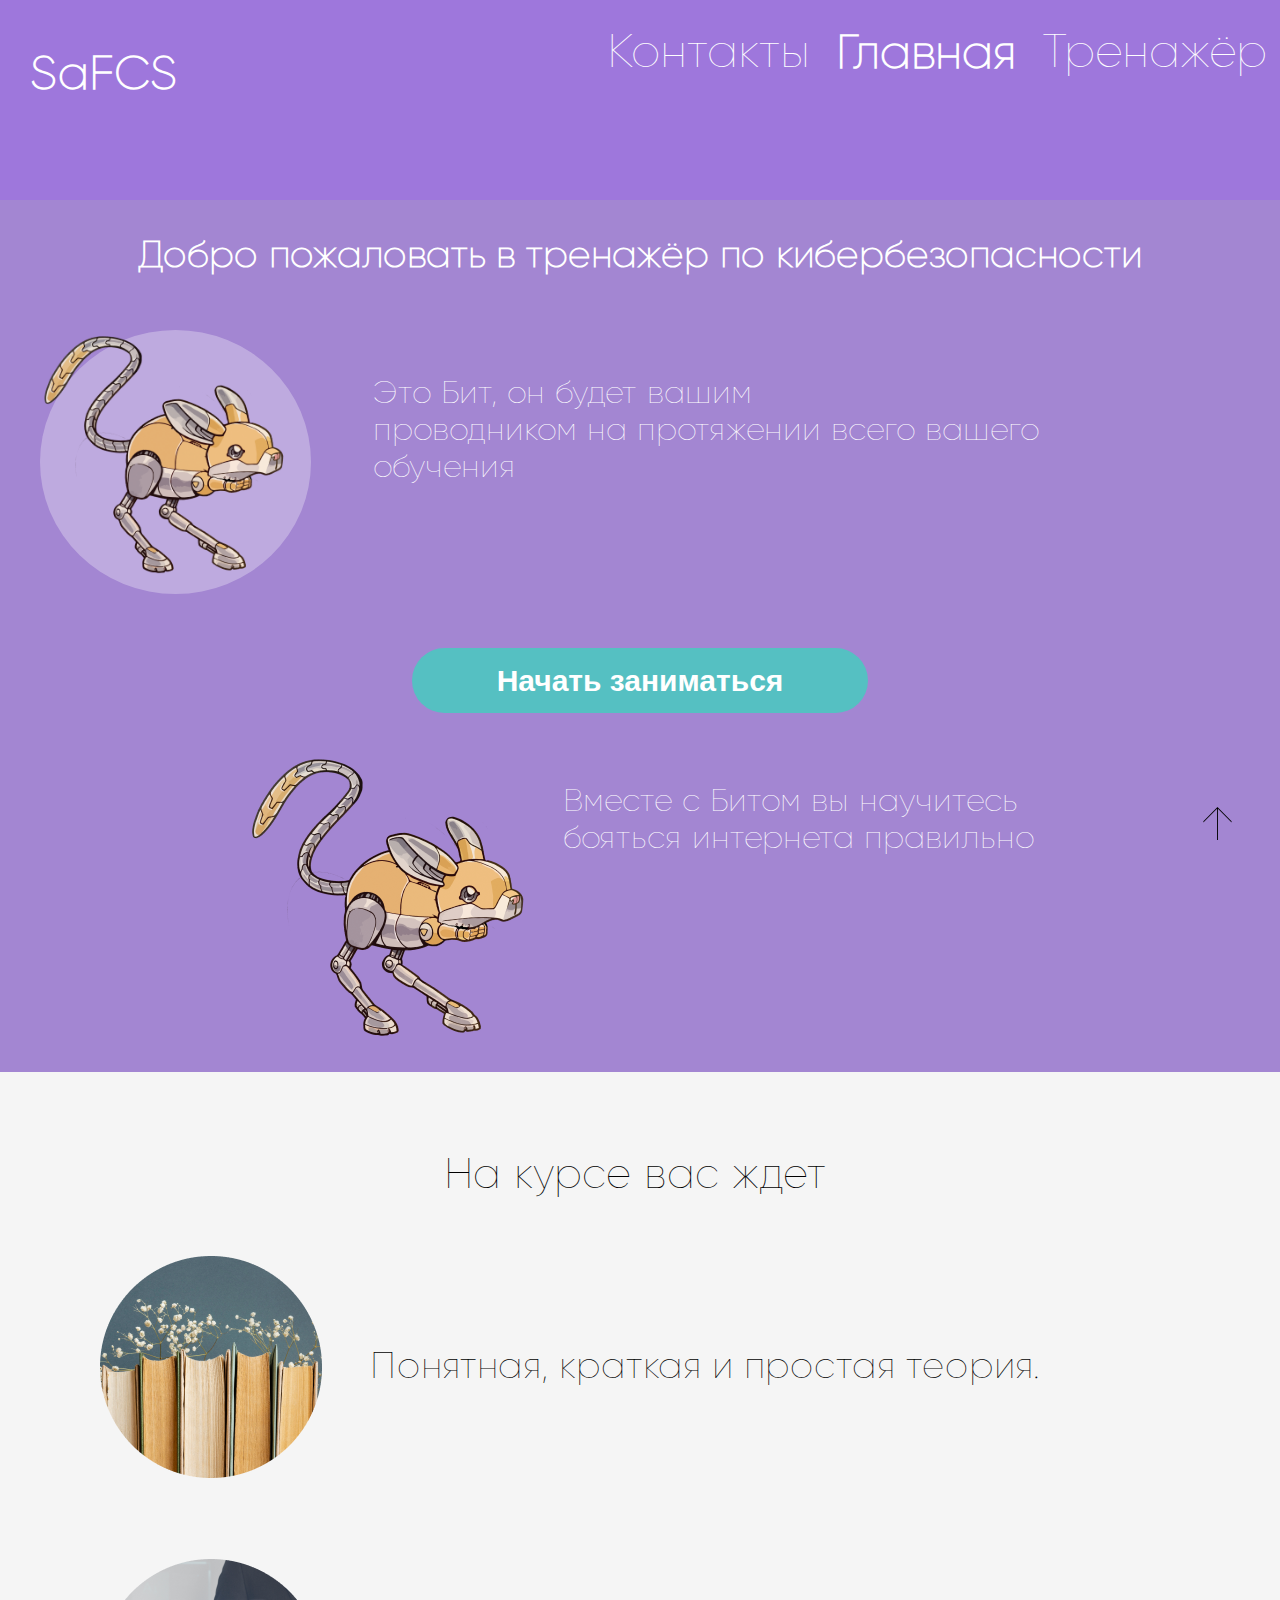
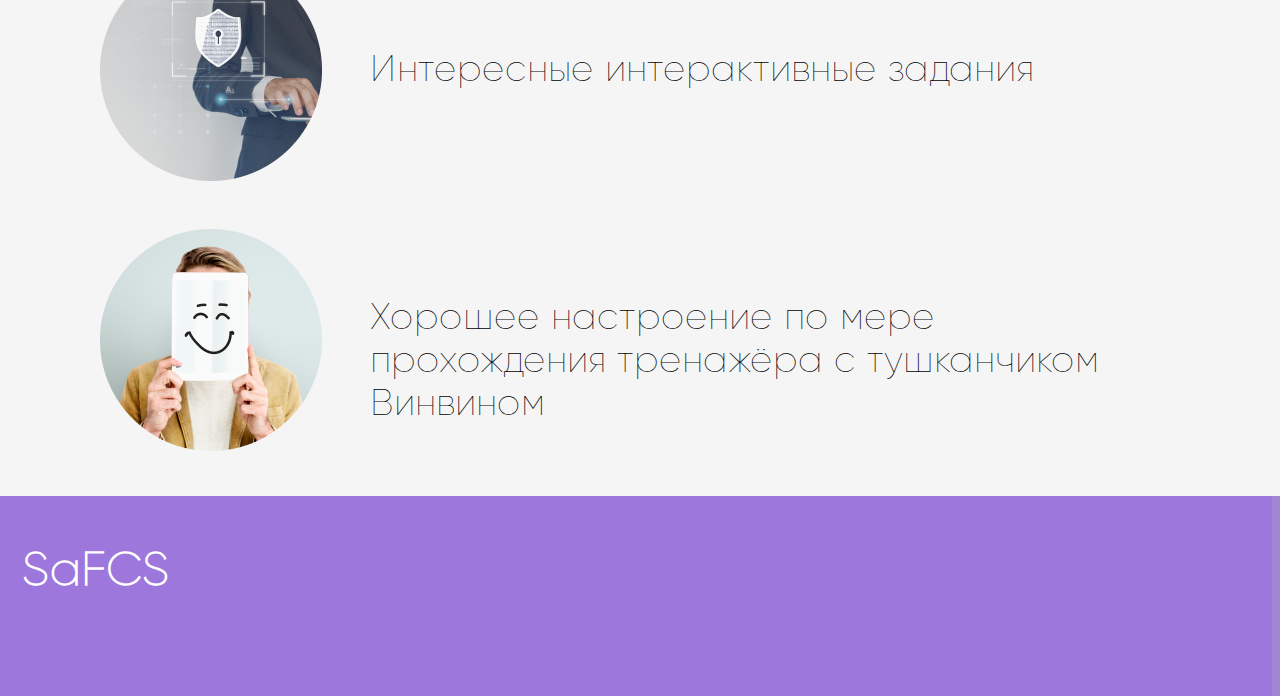
<file: html/index.html>
<!DOCTYPE html>
<html>
<head>
    <link rel="stylesheet" href="css/styles.css">
    <meta charset="utf-8">
    <title>SaFCS</title>
    <meta name="viewport" content="width=device-width, initial-scale=1.0">
    <link href="fonts/roboto/style5.css" rel="stylesheet" type="text/css" />
    <link rel="icon" href="Group-2.ico">
    <link rel="stylesheet" href="https://cdnjs.cloudflare.com/ajax/libs/font-awesome/4.7.0/css/font-awesome.min.css">

</head>
<body>
    <!--верх-->
    <header class="header">
        <div class="topnav" id="myTopnav">
            <p class="an">SaFCS</p>
            <a class="he" href="Kurs.html#">Тренажёр</a>
            <a class="he" style="font-weight: 800; font-size: 47px; line-height: 58px;" href="index.html#">Главная</a>
            <a class="he" href="Kontact.html#">Контакты</a>
            <a href="javascript:void(0);" class="icon" onclick="myFunction()">
                <i class="fa fa-bars"></i>
            </a>
        </div>

    </header>
    <!--основа-->
    <div class="zag">
        <h3>Добро пожаловать в тренажёр по кибербезопасности</h3>
    </div>
    <div class="ss">
        <p class="cir"><img src="images/11.png" class="img"><p />
        <p class="gg">Это Бит, он будет вашим <br /> проводником на протяжении всего вашего <br /> обучения</p>
    </div>
    <form class="startt" action="Kurs.html" target="_blank">
        <button class="start">Начать заниматься</button>
    </form>
    <div class="ss1">
        <img src="images/11.png" class="img1">
        <p class="gg1">Вместе с Битом вы научитесь <br />  бояться интернета правильно</p>
    </div>

    <div class="kach">
        <h3 class="on">На курсе вас ждет</h3>
        <table class="kach">
            <tr>
                <td>
                    <img class="imgwork1" src="images/front-view-composition-with-different-books 1.png" />
                </td>
                <td>
                    <p class="str">Понятная, краткая и простая теория.</p>
                </td>
            </tr>
            <tr>
                <td>
                    <img class="imgwork3" src="images/businessman-logging-in-to-his-tablet 1.png" />
                </td>
                <td>
                    <p class="str">Интересные интерактивные задания</p>
                </td>
            </tr>
            <tr>
                <td>
                    <img class="imgwork2" src="images/face-expressions-illustrations-emotions-feelings 1.png" />

                </td>
                <td>
                    <p class="str">Хорошее настроение по мере <br /> прохождения тренажёра с тушканчиком <br /> Винвином</p>
                </td>
            </tr>
        </table>

    </div>
    <!--Низ-->
    <a href="#" title="Вернуться к началу страницы" class="topNubex">&#8593;</a>
    <footer class="footer">
        <p class="an">SaFCS</p>
    </footer>
    <script>
        function myFunction() {
            var x = document.getElementById("myTopnav");
            if (x.className === "topnav") {
                x.className += " responsive";
            } else {
                x.className = "topnav";
            }
        }
    </script>
</body>
</html>
</file>
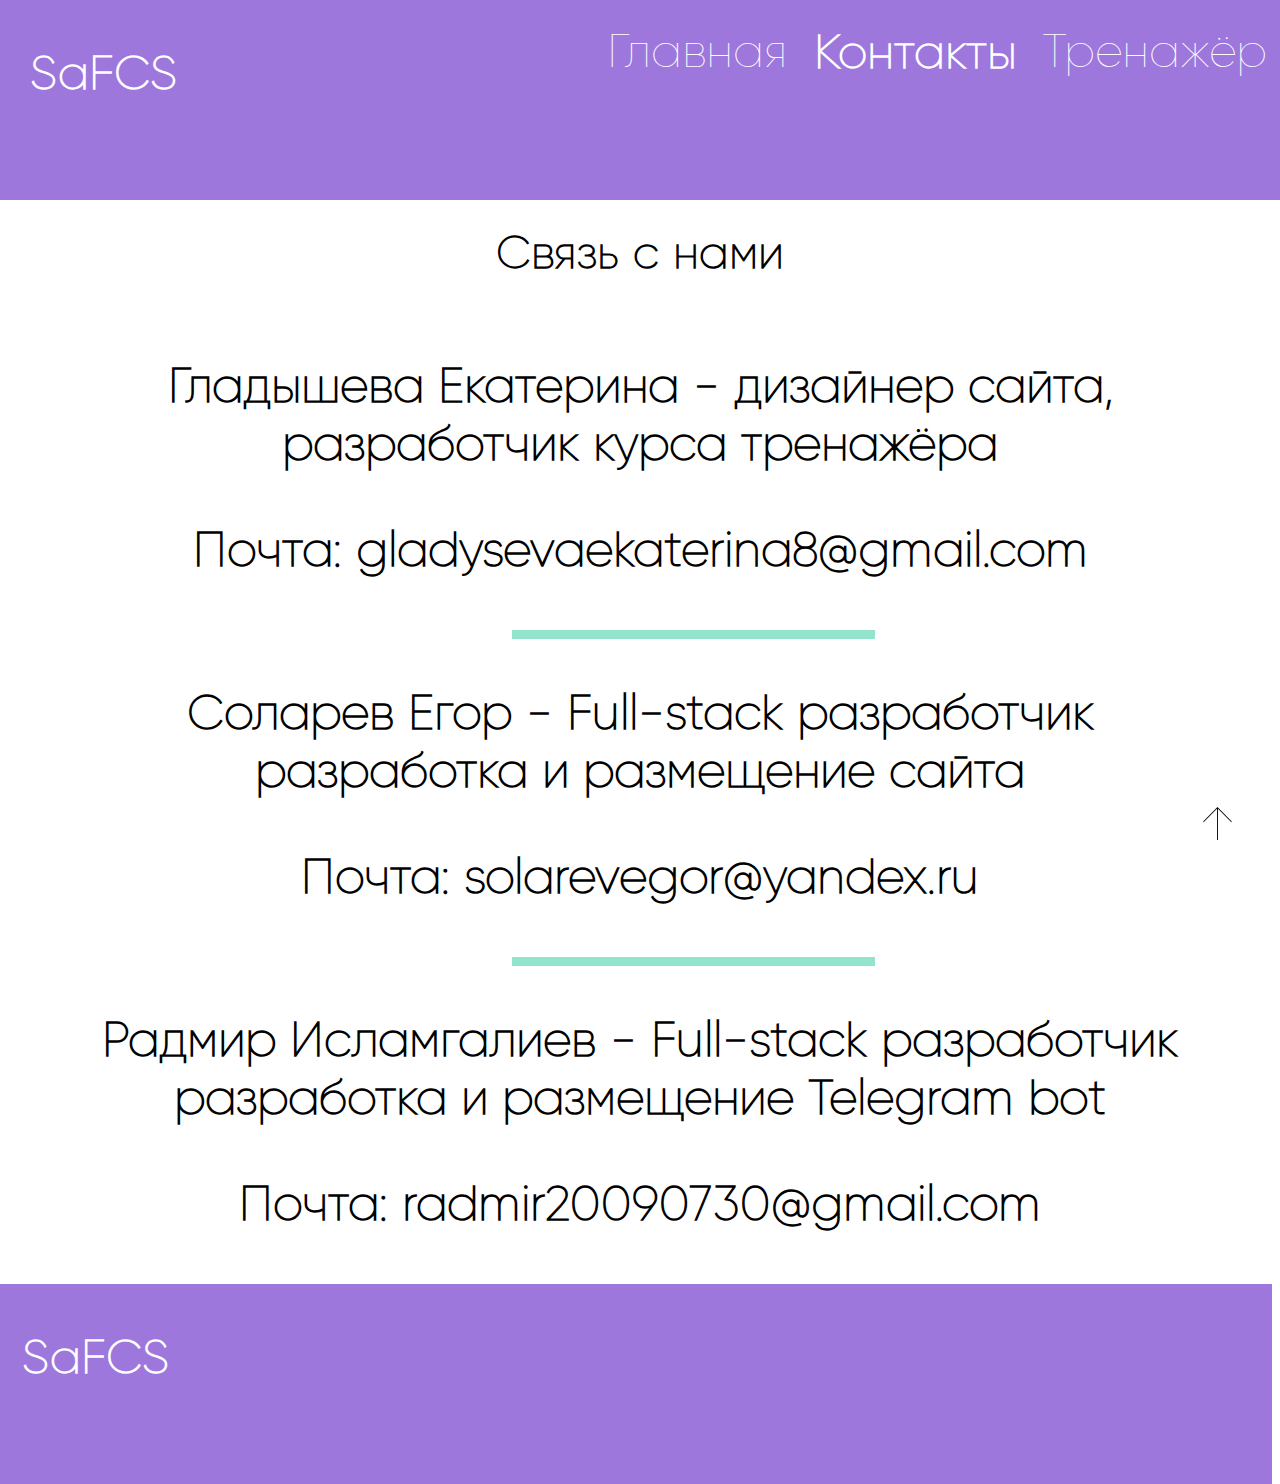
<file: html/Kontact.html>
﻿<!DOCTYPE html>

<html lang="ru" xmlns="http://www.w3.org/1999/xhtml">
<head>
    <link rel="stylesheet" href="css/styles3.css">
    <meta charset="utf-8">
    <title>SaFCS</title>
    <meta name="viewport" content="width=device-width, initial-scale=1.0">
    <link href="fonts/roboto/style5.css" rel="stylesheet" type="text/css" />
    <link rel="icon" href="Group-2.ico">
    <link rel="stylesheet" href="https://cdnjs.cloudflare.com/ajax/libs/font-awesome/4.7.0/css/font-awesome.min.css">
</head>
<body>
    <header class="header">
        <div class="topnav" id="myTopnav">
            <p class="an">SaFCS</p>
            <a class="he" href="Kurs.html#">Тренажёр</a>
            <a class="he" style="font-weight: 800; font-size: 47px; line-height: 58px;" href="Kontact.html#">Контакты</a>
            <a class="he" href="index.html#">Главная</a>
            <a href="javascript:void(0);" class="icon" onclick="myFunction()">
                <i class="fa fa-bars"></i>
            </a>
        </div>

    </header>

    <h1 class="beyond">Связь с нами</h1>
    <div class="child">
        <p>Гладышева Екатерина - дизайнер сайта, <br /> разработчик курса тренажёра</p>
        <p>Почта: gladysevaekaterina8@gmail.com</p>
        <a class="north"></a>
        <p>Соларев Егор - Full-stack разработчик <br /> разработка и размещение сайта</p>
        <p>Почта: solarevegor@yandex.ru</p>
        <a class="north"></a>
        <p>Радмир Исламгалиев - Full-stack разработчик <br /> разработка и размещение Telegram bot</p>
        <p>Почта: radmir20090730@gmail.com</p>
    </div>
   

    <a href="#" title="Вернуться к началу страницы" class="topNubex">&#8593;</a>


    <script>
        function myFunction() {
            var x = document.getElementById("myTopnav");
            if (x.className === "topnav") {
                x.className += " responsive";
            } else {
                x.className = "topnav";
            }
        }
    </script>
    <footer class="footer">
        <p class="an">SaFCS</p>
    </footer>
</body>
</html>
</file>
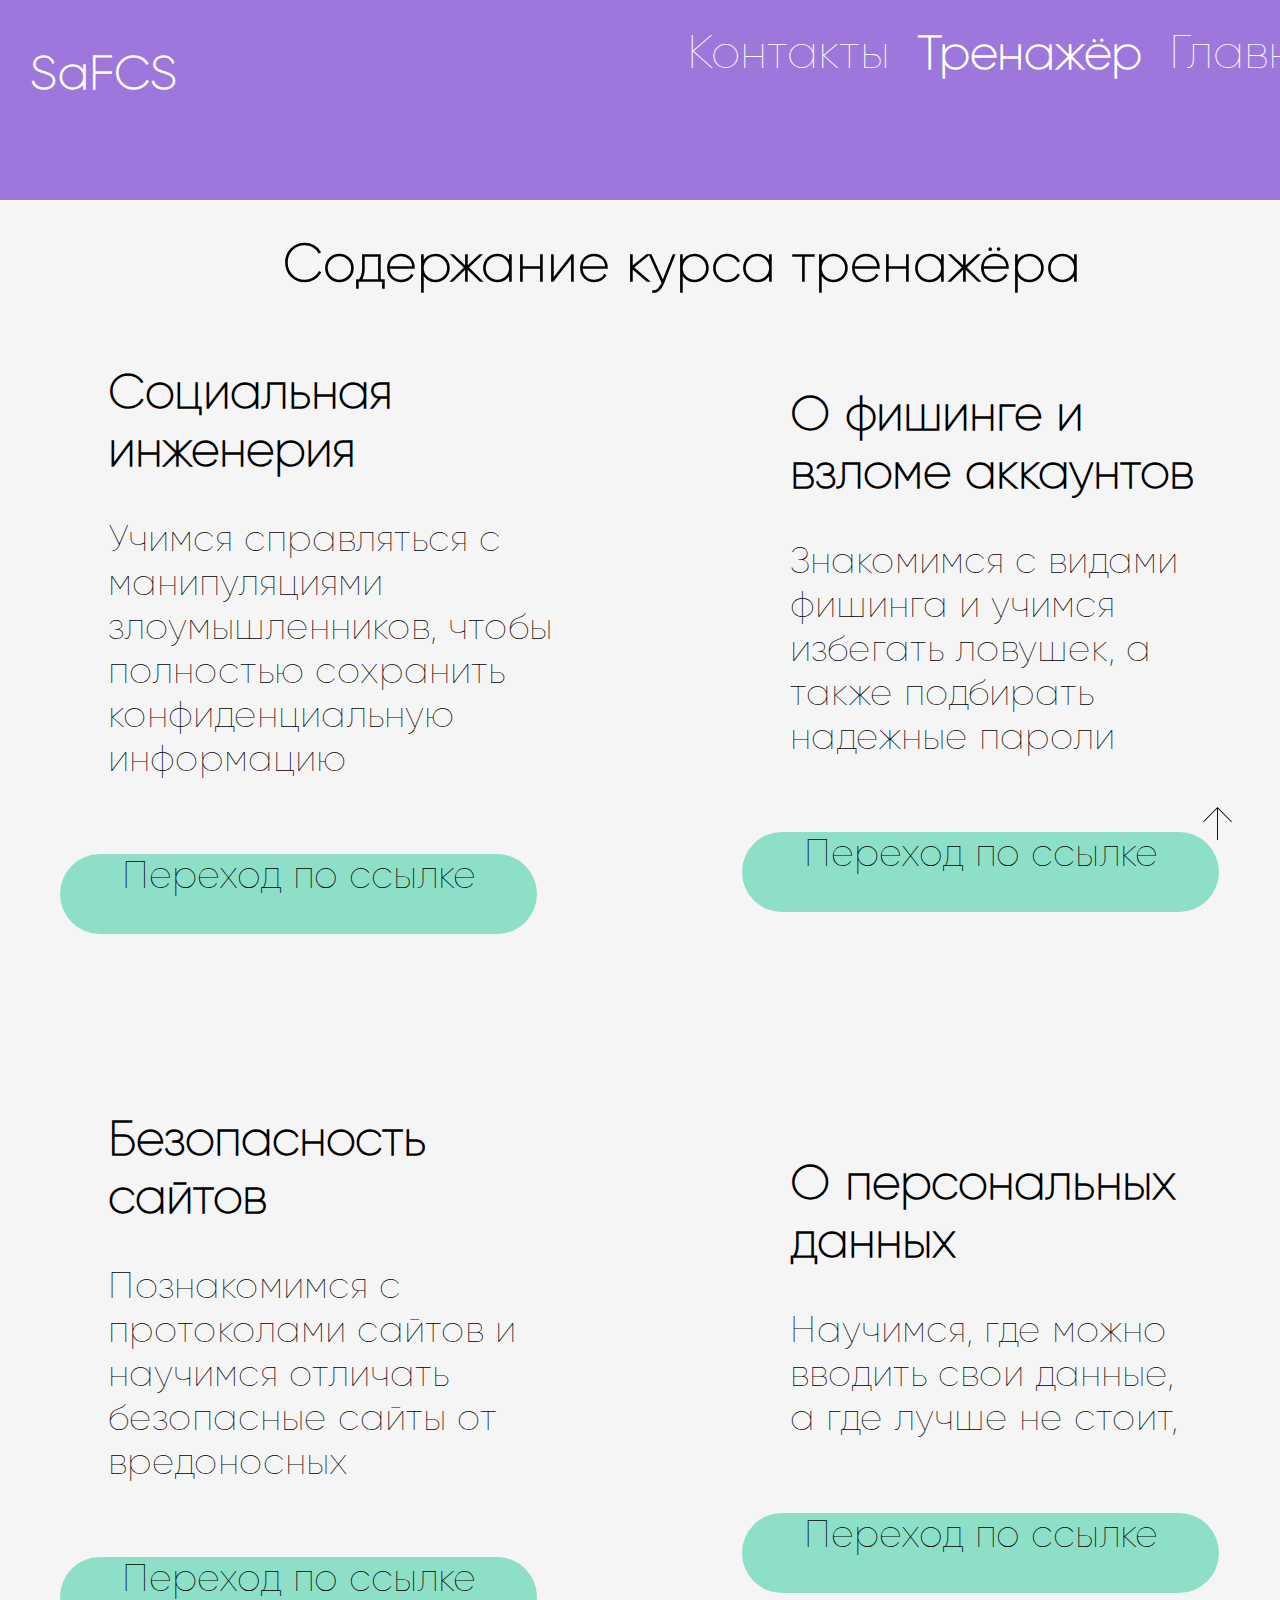
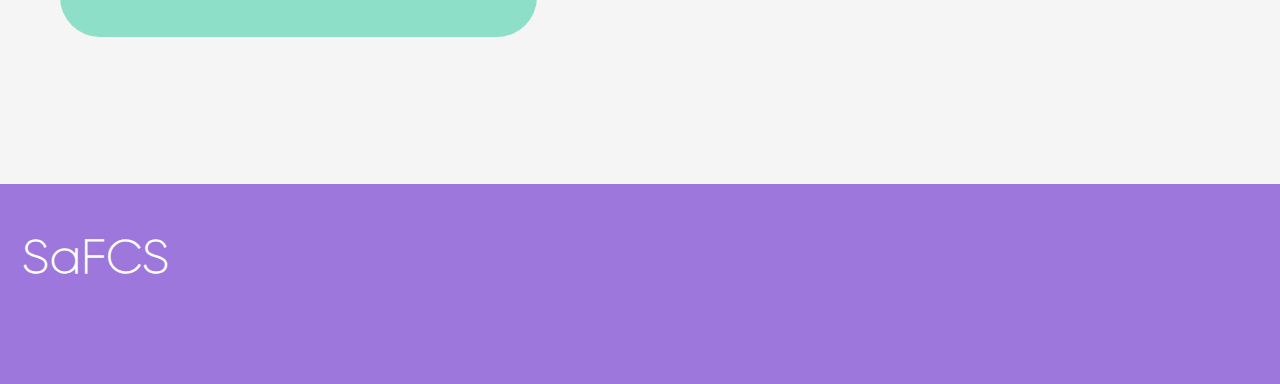
<file: html/Kurs.html>
﻿<!DOCTYPE html>

<html lang="ru" xmlns="http://www.w3.org/1999/xhtml">
<head>
    <meta charset="utf-8" />
    <link rel="stylesheet" href="css/styles1.css">
    <title>SaFCS</title>
    <meta name="viewport" content="width=device-width, initial-scale=1.0">
    <link href="fonts/roboto/style5.css" rel="stylesheet" type="text/css" />
    <link rel="icon" href="Group-2.ico">
    <link rel="stylesheet" href="https://cdnjs.cloudflare.com/ajax/libs/font-awesome/4.7.0/css/font-awesome.min.css">
</head>
<body>
    <header class="header">
        <div class="topnav" id="myTopnav">
            <p class="an">SaFCS</p>
            <a class="he" href="index.html#">Главная</a>
            <a class="he" style="font-weight: 800; font-size: 47px; line-height: 58px;" href="Kurs.html#">Тренажёр</a>
            <a class="he" href="Kontact.html#">Контакты</a>
            <a href="javascript:void(0);" class="icon" onclick="myFunction()">
                <i class="fa fa-bars"></i>
            </a>
        </div>

    </header>

    <h1 class="zag">Содержание курса тренажёра</h1>
    <div class="kurstop">
        <div class="curs1">
            <h1 class="kurs1zag">
                <strong>Социальная<br /> инженерия</strong>
            </h1>
            <p class="kurs1">Учимся справляться с <br /> манипуляциями <br /> злоумышленников, чтобы<br /> полностью сохранить<br /> конфиденциальную<br /> информацию</p>
            <a href="Kurs1.html#" class="kursst">Переход по ссылке</a>
        </div>
        <div class="curs2">
            <h1 class="kurs1zag">
                <strong>
                    О фишинге и <br /> взломе аккаунтов
                </strong>
            </h1>
            <p class="kurs1">Знакомимся с видами <br /> фишинга и учимся <br /> избегать ловушек, а <br /> также подбирать <br /> надежные пароли</p>
            <a href="Kurs2.html#" class="kursst">Переход по ссылке</a>
        </div>
    </div>
    <div class="kursdown">

        <div class="curs3">
            <h1 class="kurs1zag">
                <strong>
                    Безопасность <br />сайтов
                </strong>
            </h1>
            <p class="kurs1">Познакомимся с <br /> протоколами сайтов и<br /> научимся отличать <br /> безопасные сайты от<br /> вредоносных</p>
            <a href="Kurs3.html#" class="kursst">Переход по ссылке</a>
        </div>
        <div class="curs4">
            <h1 class="kurs1zag">
                <strong>
                    О персональных<br /> данных
                </strong>
            </h1>
            <p class="kurs1">Научимся, где можно <br /> вводить свои данные,<br /> а где лучше не стоит, </p>
            <a href="Kurs3.html#" class="kursst">Переход по ссылке</a>
        </div>
    </div>
   
    <a href="#" title="Вернуться к началу страницы" class="topNubex">&#8593;</a>


    <script>
        function myFunction() {
            var x = document.getElementById("myTopnav");
            if (x.className === "topnav") {
                x.className += " responsive";
            } else {
                x.className = "topnav";
            }
        }
    </script>
    <footer class="footer">
        <p class="an">SaFCS</p>
    </footer>
</body>
</html>
</file>
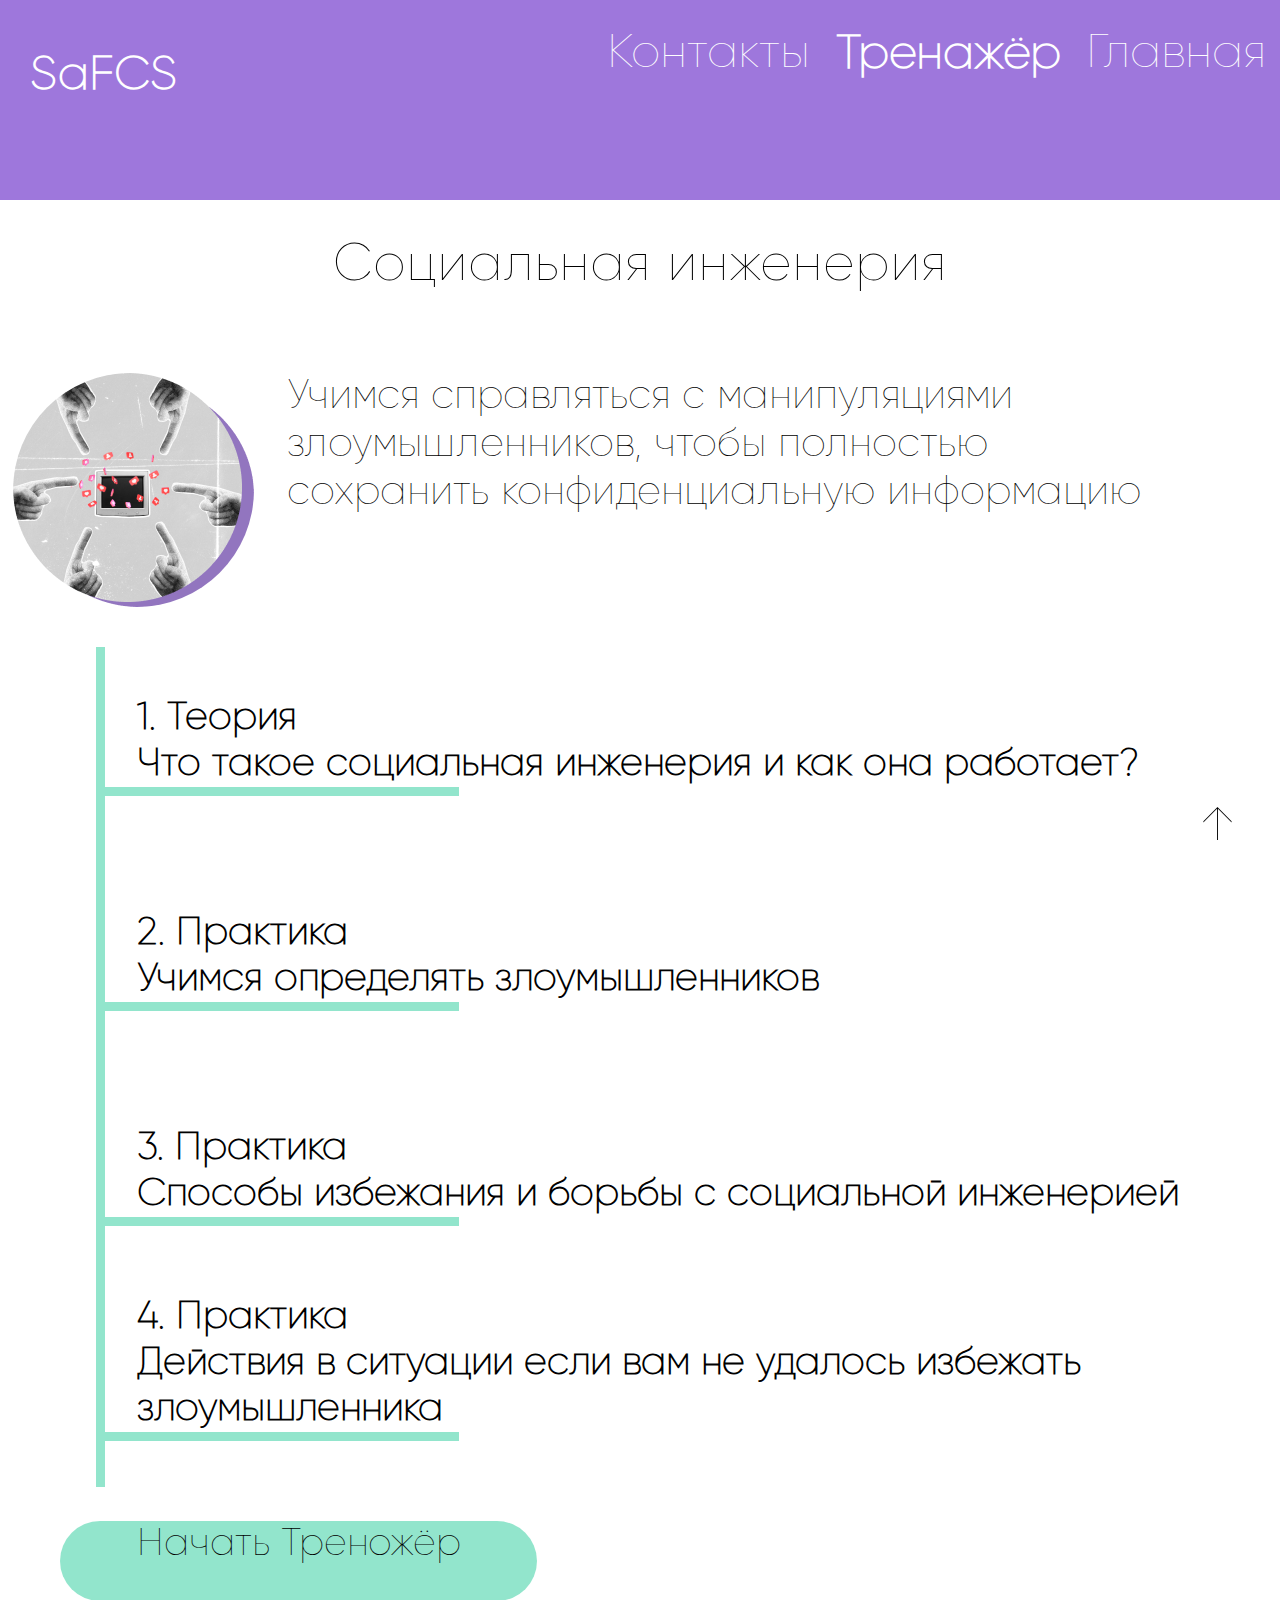
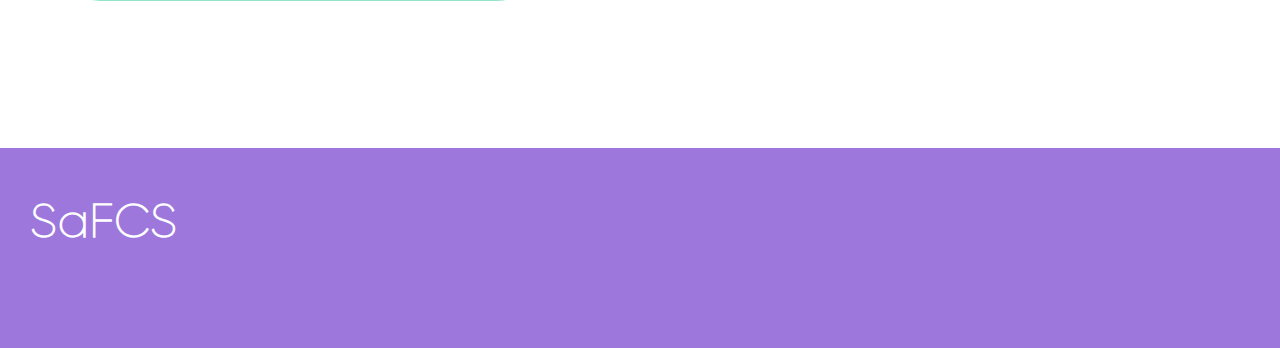
<file: html/Kurs1.html>
﻿<!DOCTYPE html>

<html lang="ru" xmlns="http://www.w3.org/1999/xhtml">
<head>
    <meta charset="utf-8" />
    <link rel="stylesheet" href="css/styles4.css">
    <title>SaFCS</title>
    <meta name="viewport" content="width=device-width, initial-scale=1.0">
    <link href="fonts/roboto/style5.css" rel="stylesheet" type="text/css" />
    <link rel="icon" href="Group-2.ico">
    <link rel="stylesheet" href="https://cdnjs.cloudflare.com/ajax/libs/font-awesome/4.7.0/css/font-awesome.min.css">
</head>
<body>
    <header class="header">
        <div class="topnav" id="myTopnav">
            <p class="an">SaFCS</p>
            <a class="he" href="index.html#">Главная</a>
            <a class="he" style="font-weight: 800; font-size: 47px; line-height: 58px;" href="Kurs.html#">Тренажёр</a>
            <a class="he" href="Kontact.html#">Контакты</a>
            <a href="javascript:void(0);" class="icon" onclick="myFunction()">
                <i class="fa fa-bars"></i>
            </a>
        </div>
    </header>

    <h1 class="zag">Социальная инженерия</h1>

    <p class="voice">
        <img class="bet" src="images/Group 1.png" />
        Учимся справляться с манипуляциями <br /> злоумышленников, чтобы полностью <br /> сохранить конфиденциальную информацию
    </p>
    <div class="northall">
        <a class="north">
            1. Теория<br />
            Что такое социальная инженерия и как она работает?
        </a> 
        <a class="safety"></a>
        <a class="north1">
            2. Практика <br />
            Учимся определять злоумышленников
        </a>
        <a class="safety1"></a>
        <a class="north2">
            3. Практика <br />
            Способы избежания и борьбы с социальной инженерией
        </a>
        <a class="safety2"></a>
        <a class="north3">
            4. Практика <br />
            Действия в ситуации если вам не удалось избежать злоумышленника
        </a>
        <a class="safety3"></a>
        <a class="north4"></a>
    </div>
    <a href="Kurs1_2.html#" class="kursst">Начать Треножёр</a>
    <a href="#" title="Вернуться к началу страницы" class="topNubex">&#8593;</a>
    <script>
        function myFunction() {
            var x = document.getElementById("myTopnav");
            if (x.className === "topnav") {
                x.className += " responsive";
            } else {
                x.className = "topnav";
            }
        }
    </script>
    <footer class="footer">
        <p class="an">SaFCS</p>
    </footer>
</body>
</html>
</file>
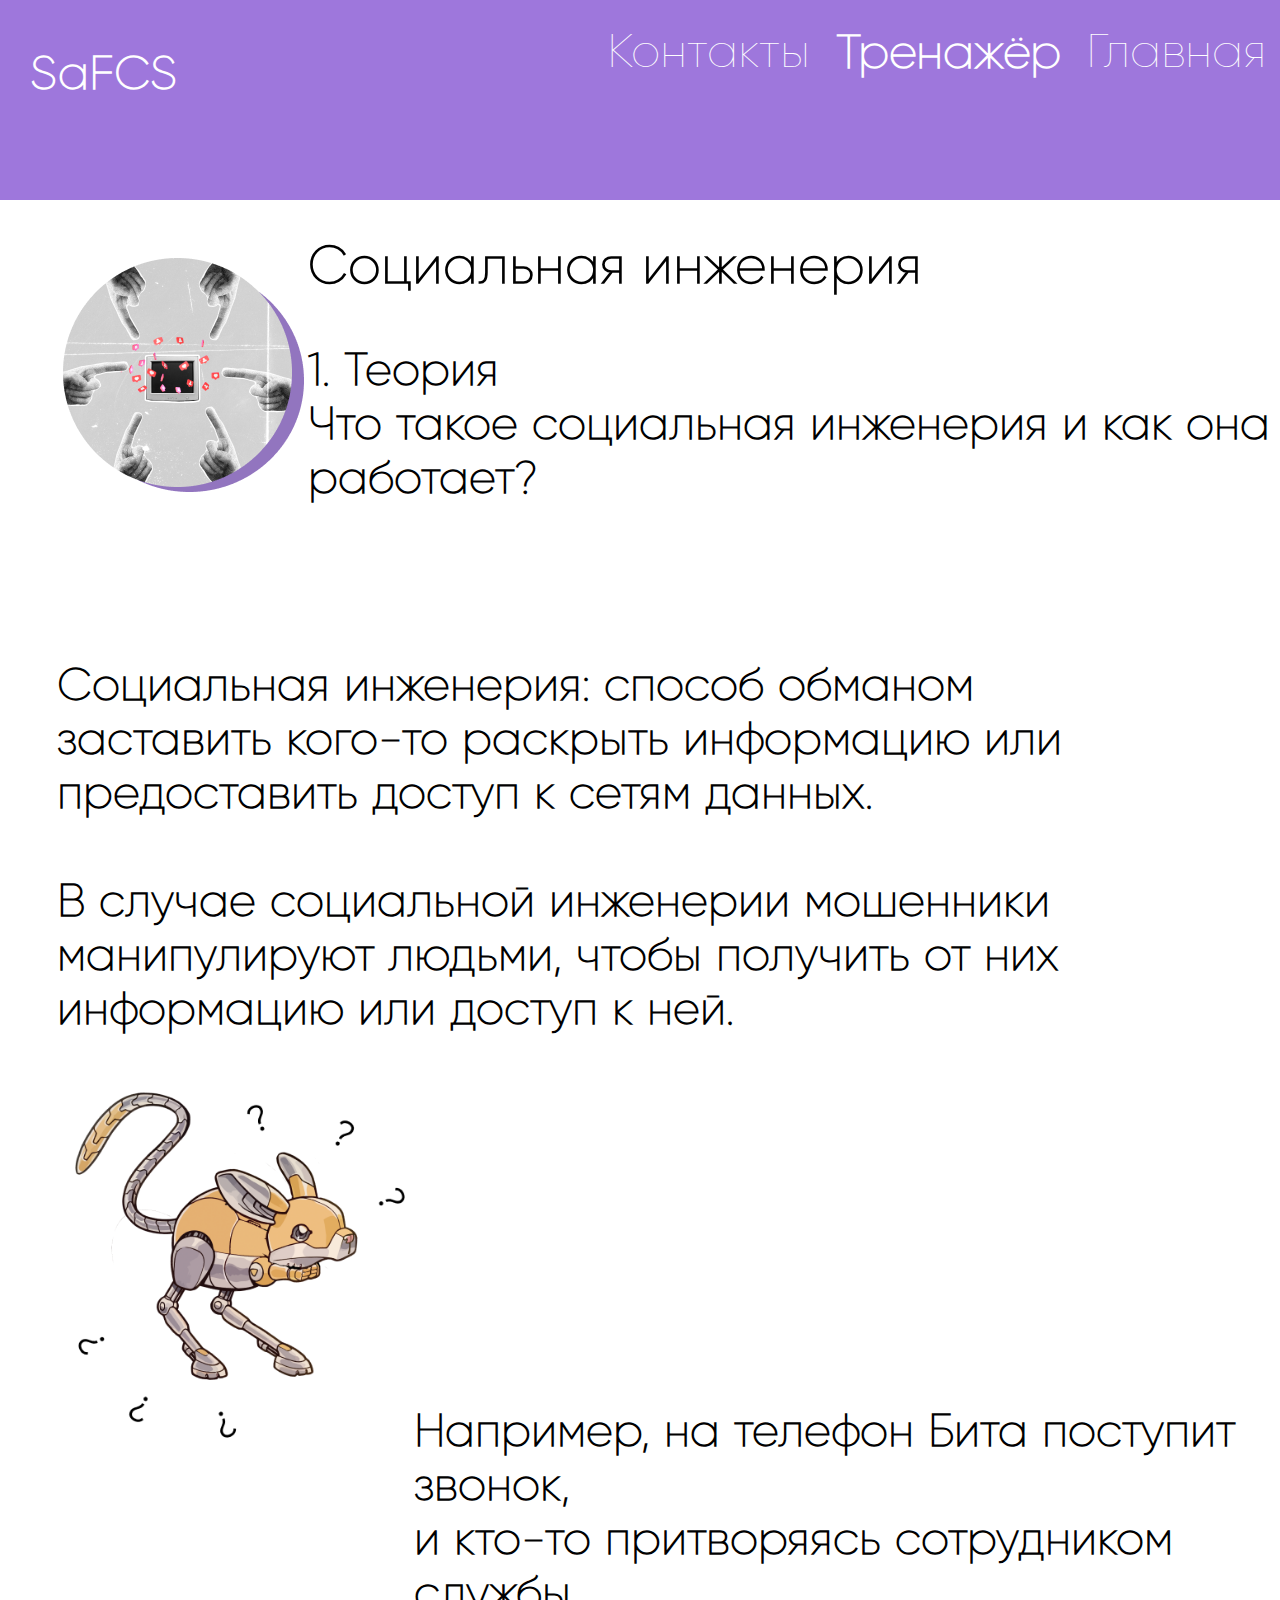
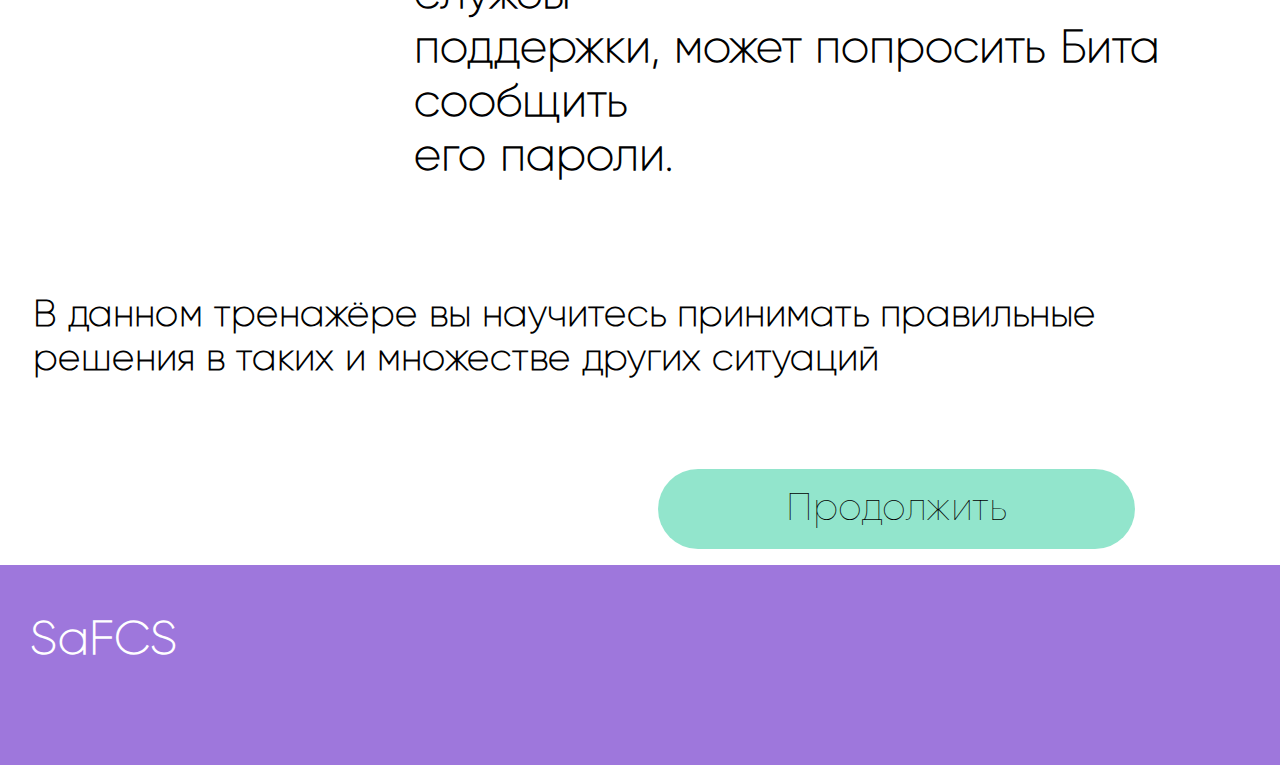
<file: html/Kurs1_2.html>
﻿<!DOCTYPE html>

<html lang="ru" xmlns="http://www.w3.org/1999/xhtml">
<head>
    <meta charset="utf-8" />
    <link rel="stylesheet" href="css/styles4_2.css">
    <title>что то</title>
    <meta name="viewport" content="width=device-width, initial-scale=1.0">
    <link href="fonts/roboto/style5.css" rel="stylesheet" type="text/css" />
    <link rel="icon" href="Group-2.ico">
    <link rel="stylesheet" href="https://cdnjs.cloudflare.com/ajax/libs/font-awesome/4.7.0/css/font-awesome.min.css">
</head>
<body>
    <header class="header">
        <div class="topnav" id="myTopnav">
            <p class="an">SaFCS</p>
            <a class="he" href="index.html#">Главная</a>
            <a class="he" style="font-weight: 800; font-size: 47px; line-height: 58px;" href="Kurs.html#">Тренажёр</a>
            <a class="he" href="Kontact.html#">Контакты</a>
            <a href="javascript:void(0);" class="icon" onclick="myFunction()">
                <i class="fa fa-bars"></i>
            </a>
        </div>

    </header>
    <table class="initiative">
        <tr>
            <td>
                <img class="stage" src="images/Group 1.png" />
            </td>
            <td>
                <h1 class="zag">
                    Социальная инженерия
                </h1>
                <p class="population">
                    1. Теория <br />Что такое социальная инженерия и как она работает?
                </p>
            </td>
        </tr>
    </table>
    <p class="stick">
        Социальная инженерия: способ обманом <br />
        заставить кого-то раскрыть информацию или <br />
        предоставить доступ к сетям данных.<br />
        <br />
        В случае социальной инженерии мошенники<br />
        манипулируют людьми, чтобы получить от них<br />
        информацию или доступ к ней.<br />
    </p>
    <a class="gap">
        <img class="mind" src="images/Group 2.png" />
        Например, на телефон Бита поступит звонок,<br /> и кто-то притворяясь сотрудником службы <br /> поддержки, может попросить Бита сообщить<br /> его пароли.

    </a>
    <p class="store">
        В данном тренажёре вы научитесь принимать правильные<br />
        решения в таких и множестве других ситуаций
    </p>
    <p class="blue">
        <a href="https://t.me/SaFCS_bot" class="kursst">Продолжить</a>
    </p>
    <script>
        function myFunction() {
            var x = document.getElementById("myTopnav");
            if (x.className === "topnav") {
                x.className += " responsive";
            } else {
                x.className = "topnav";
            }
        }
    </script>
    <footer class="footer">
        <p class="an">SaFCS</p>
    </footer>
</body>
</html>
</file>
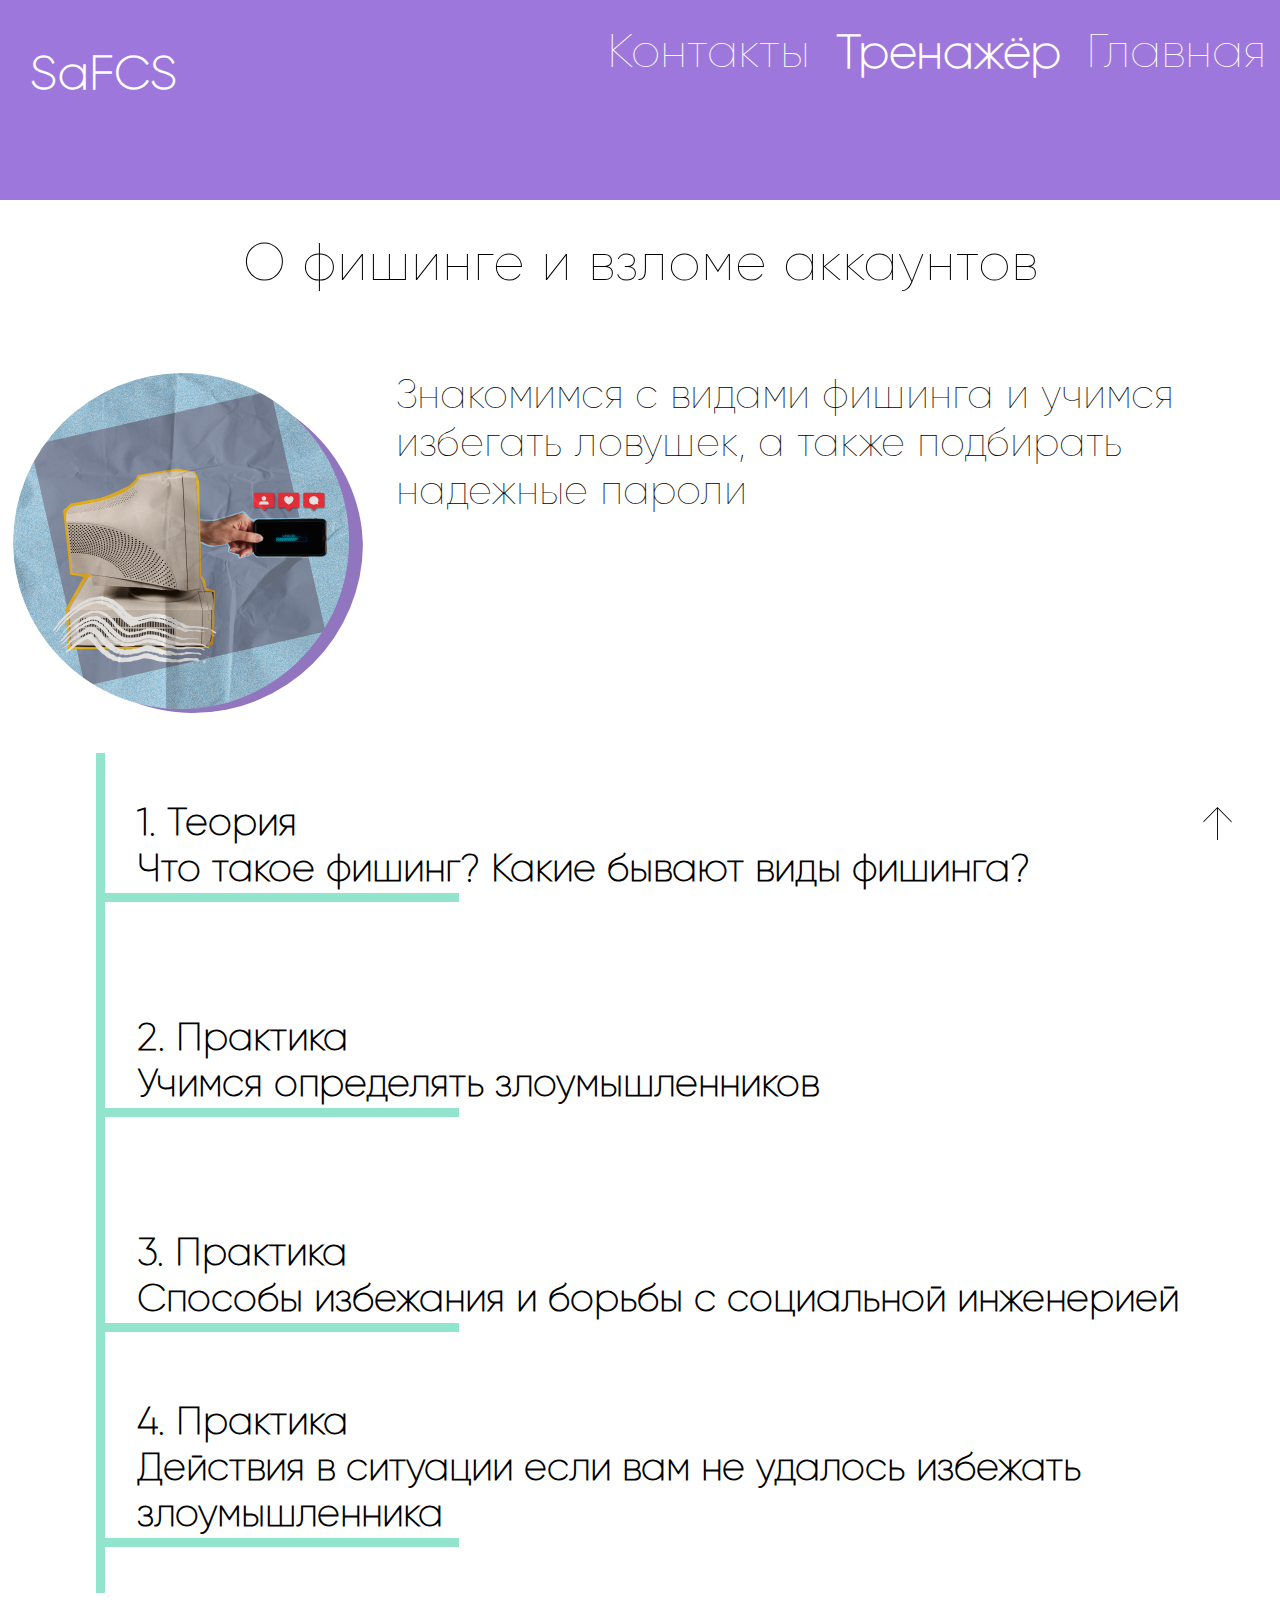
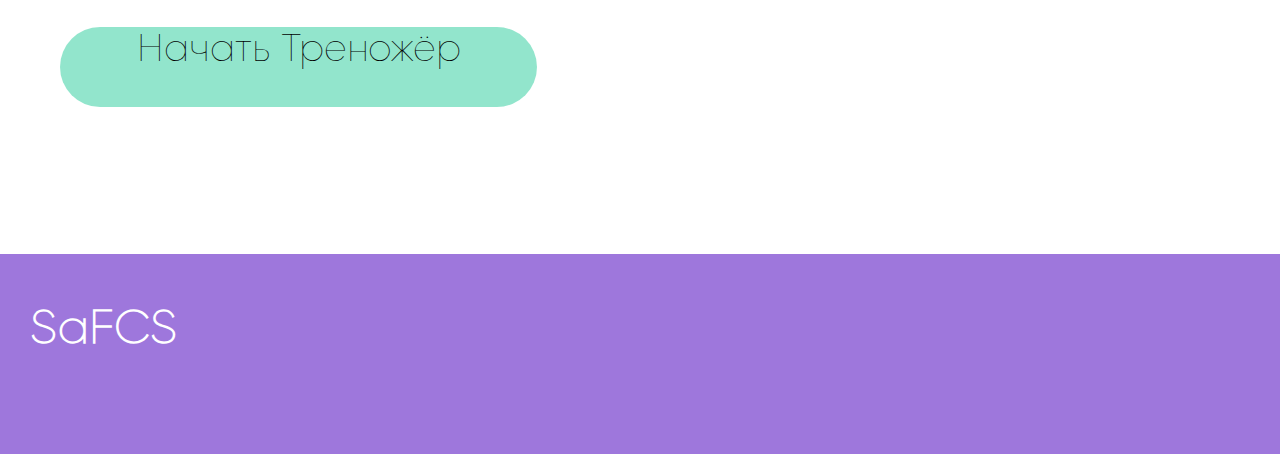
<file: html/Kurs2.html>
﻿ <!DOCTYPE html>

<html lang="ru" xmlns="http://www.w3.org/1999/xhtml">
<head>
    <meta charset="utf-8" />
    <link rel="stylesheet" href="css/styles4.css">
    <title>SaFCS</title>
    <meta name="viewport" content="width=device-width, initial-scale=1.0">
    <link href="fonts/roboto/style5.css" rel="stylesheet" type="text/css" />
    <link rel="icon" href="Group-2.ico">
    <link rel="stylesheet" href="https://cdnjs.cloudflare.com/ajax/libs/font-awesome/4.7.0/css/font-awesome.min.css">
</head>
<body>
    <header class="header">
        <div class="topnav" id="myTopnav">
            <p class="an">SaFCS</p>
            <a class="he" href="index.html#">Главная</a>
            <a class="he" style="font-weight: 800; font-size: 47px; line-height: 58px;" href="Kurs.html#">Тренажёр</a>
            <a class="he" href="Kontact.html#">Контакты</a>
            <a href="javascript:void(0);" class="icon" onclick="myFunction()">
                <i class="fa fa-bars"></i>
            </a>
        </div>
    </header>

    <h1 class="zag">О фишинге и взломе аккаунтов</h1>

    <p class="voice">
        <img class="bet" src="images/fishing first page.png" />
        Знакомимся с видами фишинга и учимся<br /> избегать ловушек, а также подбирать<br /> надежные пароли
    </p>
    <div class="northall">
        <a class="north">
            1. Теория<br />
            Что такое фишинг? Какие бывают виды фишинга?
        </a>
        <a class="safety"></a>
        <a class="north1">
            2. Практика <br />
            Учимся определять злоумышленников
        </a>
        <a class="safety1"></a>
        <a class="north2">
            3. Практика <br />
            Способы избежания и борьбы с социальной инженерией
        </a>
        <a class="safety2"></a>
        <a class="north3">
            4. Практика <br />
            Действия в ситуации если вам не удалось избежать злоумышленника
        </a>
        <a class="safety3"></a>
        <a class="north4"></a>
    </div>
    <a href="Kurs2_2.html#" class="kursst">Начать Треножёр</a>
    <a href="#" title="Вернуться к началу страницы" class="topNubex">&#8593;</a>
    <script>
        function myFunction() {
            var x = document.getElementById("myTopnav");
            if (x.className === "topnav") {
                x.className += " responsive";
            } else {
                x.className = "topnav";
            }
        }
    </script>
    <footer class="footer">
        <p class="an">SaFCS</p>
    </footer>
</body>
</html>
</file>
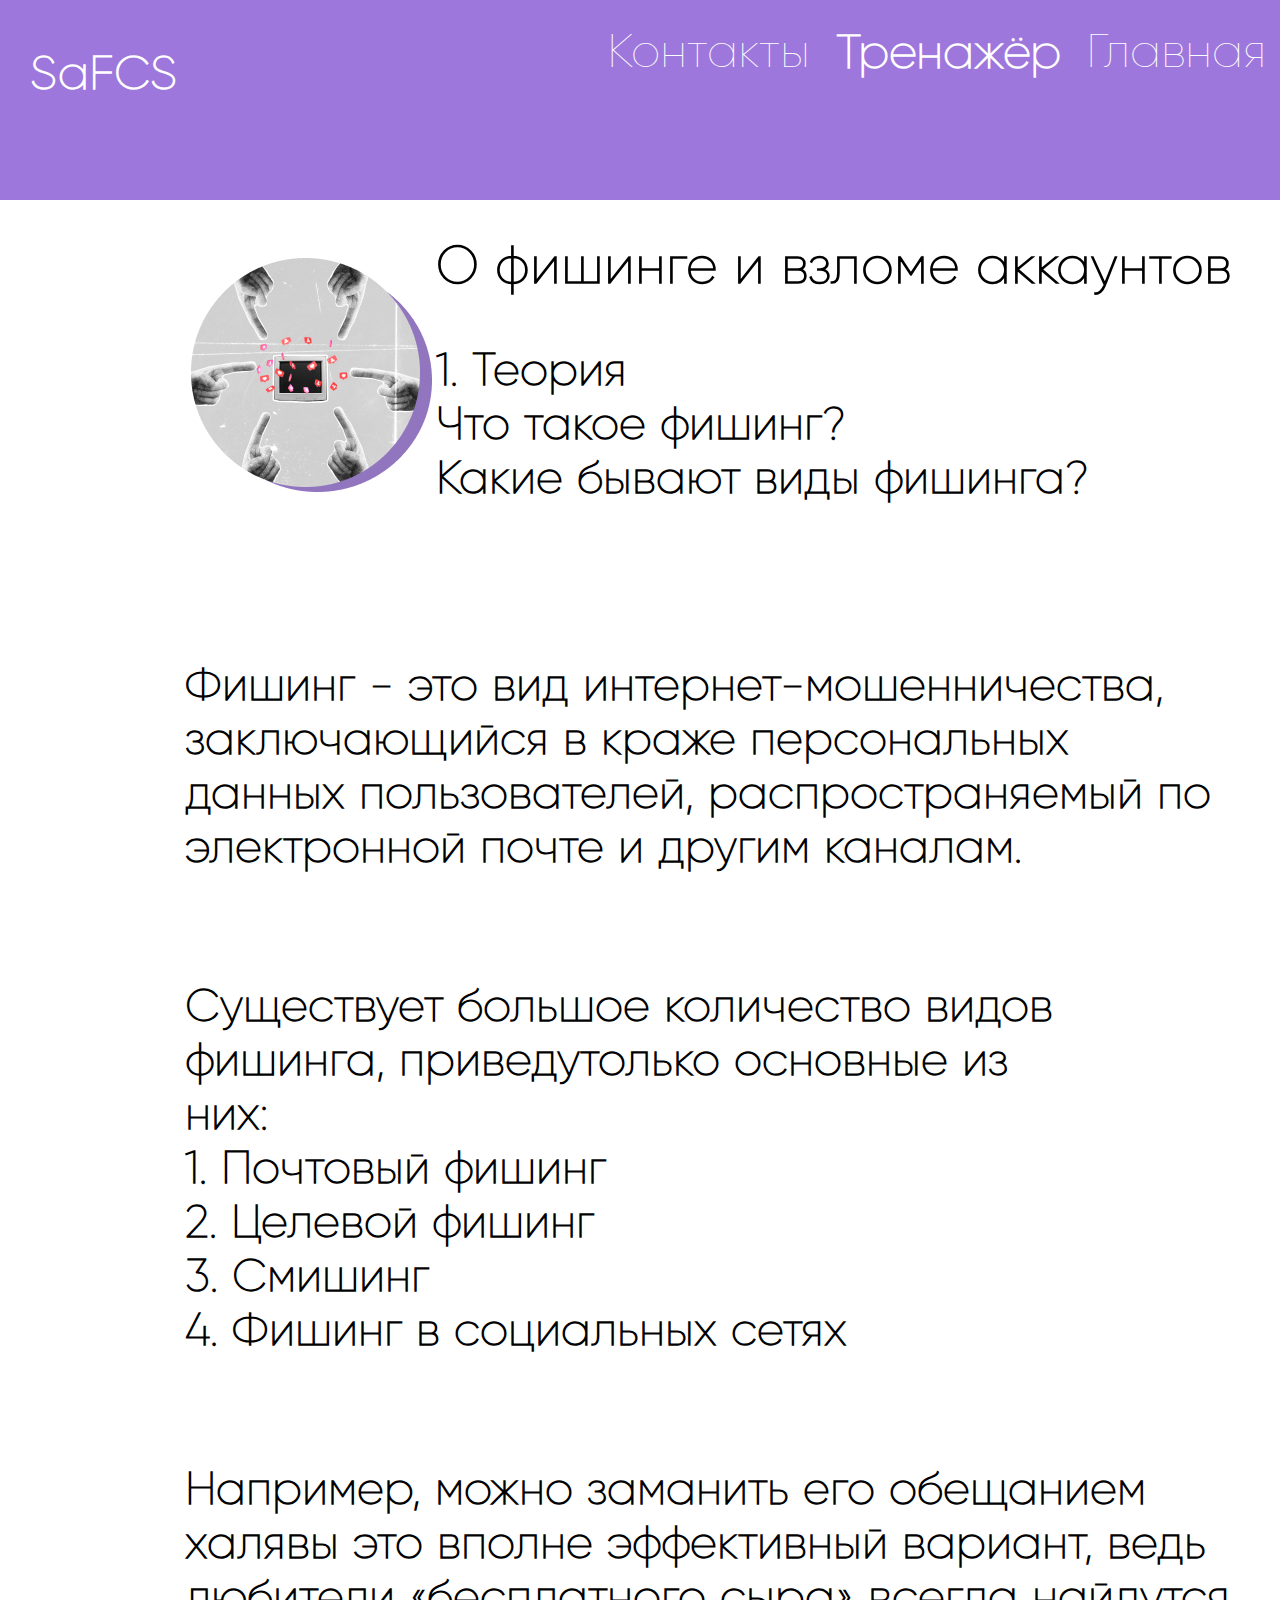
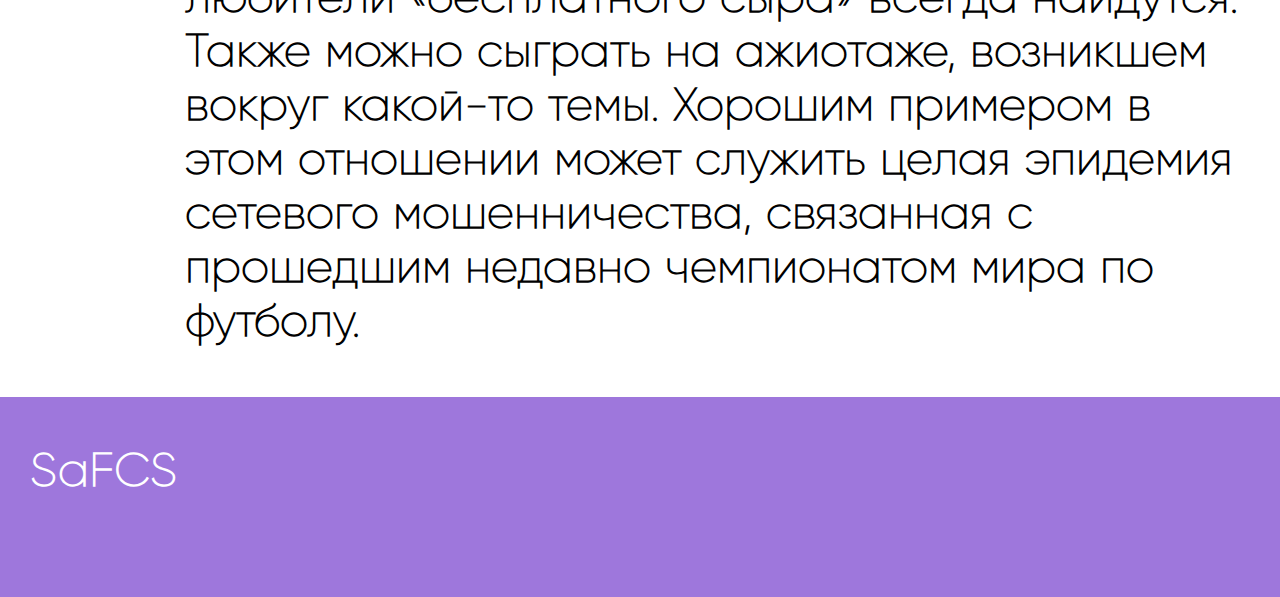
<file: html/Kurs2_2.html>
﻿<!DOCTYPE html>

<html lang="ru" xmlns="http://www.w3.org/1999/xhtml">
<head>
    <meta charset="utf-8" />
    <link rel="stylesheet" href="css/styles5_2.css">
    <title>SaFCS</title>
    <meta name="viewport" content="width=device-width, initial-scale=1.0">
    <link href="fonts/roboto/style5.css" rel="stylesheet" type="text/css" />
    <link rel="icon" href="Group-2.ico">
    <link rel="stylesheet" href="https://cdnjs.cloudflare.com/ajax/libs/font-awesome/4.7.0/css/font-awesome.min.css">
</head>
<body>
    <header class="header">
        <div class="topnav" id="myTopnav">
            <p class="an">SaFCS</p>
            <a class="he" href="index.html#">Главная</a>
            <a class="he" style="font-weight: 800; font-size: 47px; line-height: 58px;" href="Kurs.html#">Тренажёр</a>
            <a class="he" href="Kontact.html#">Контакты</a>
            <a href="javascript:void(0);" class="icon" onclick="myFunction()">
                <i class="fa fa-bars"></i>
            </a>
        </div>

    </header>
    <div class="all">
        <table class="initiative">
            <tr>
                <td>
                    <img class="stage" src="images/Group 1.png" />
                </td>
                <td>
                    <h1 class="zag">
                        О фишинге и взломе аккаунтов
                    </h1>
                    <p class="population">
                        1. Теория <br />
                        Что такое фишинг? <br />Какие бывают виды фишинга?
                    </p>
                </td>
            </tr>
        </table>
        <p class="stick">
            Фишинг - это вид интернет-мошенничества,<br /> заключающийся в краже персональных <br />данных пользователей, распространяемый по<br /> электронной почте и другим каналам.
        </p>
        <a class="stick">
            Существует большое количество видов<br /> фишинга, приведутолько основные из<br /> них:<br />
            1. Почтовый фишинг<br />
            2. Целевой фишинг<br />
            3. Смишинг<br />
            4. Фишинг в социальных сетях<br />


        </a>
        <p class="stick">
            Например, можно заманить его обещанием<br />
            халявы это вполне эффективный вариант, ведь<br />
            любители «бесплатного сыра» всегда найдутся.<br />
            Также можно сыграть на ажиотаже, возникшем <br />
            вокруг какой-то темы. Хорошим примером в<br />
            этом отношении может служить целая эпидемия<br />
            сетевого мошенничества, связанная с <br />
            прошедшим недавно чемпионатом мира по <br />
            футболу.
        </p>
    </div>
    <script>
        function myFunction() {
            var x = document.getElementById("myTopnav");
            if (x.className === "topnav") {
                x.className += " responsive";
            } else {
                x.className = "topnav";
            }
        }
    </script>
    <footer class="footer">
        <p class="an">SaFCS</p>
    </footer>
</body>
</html>
</file>
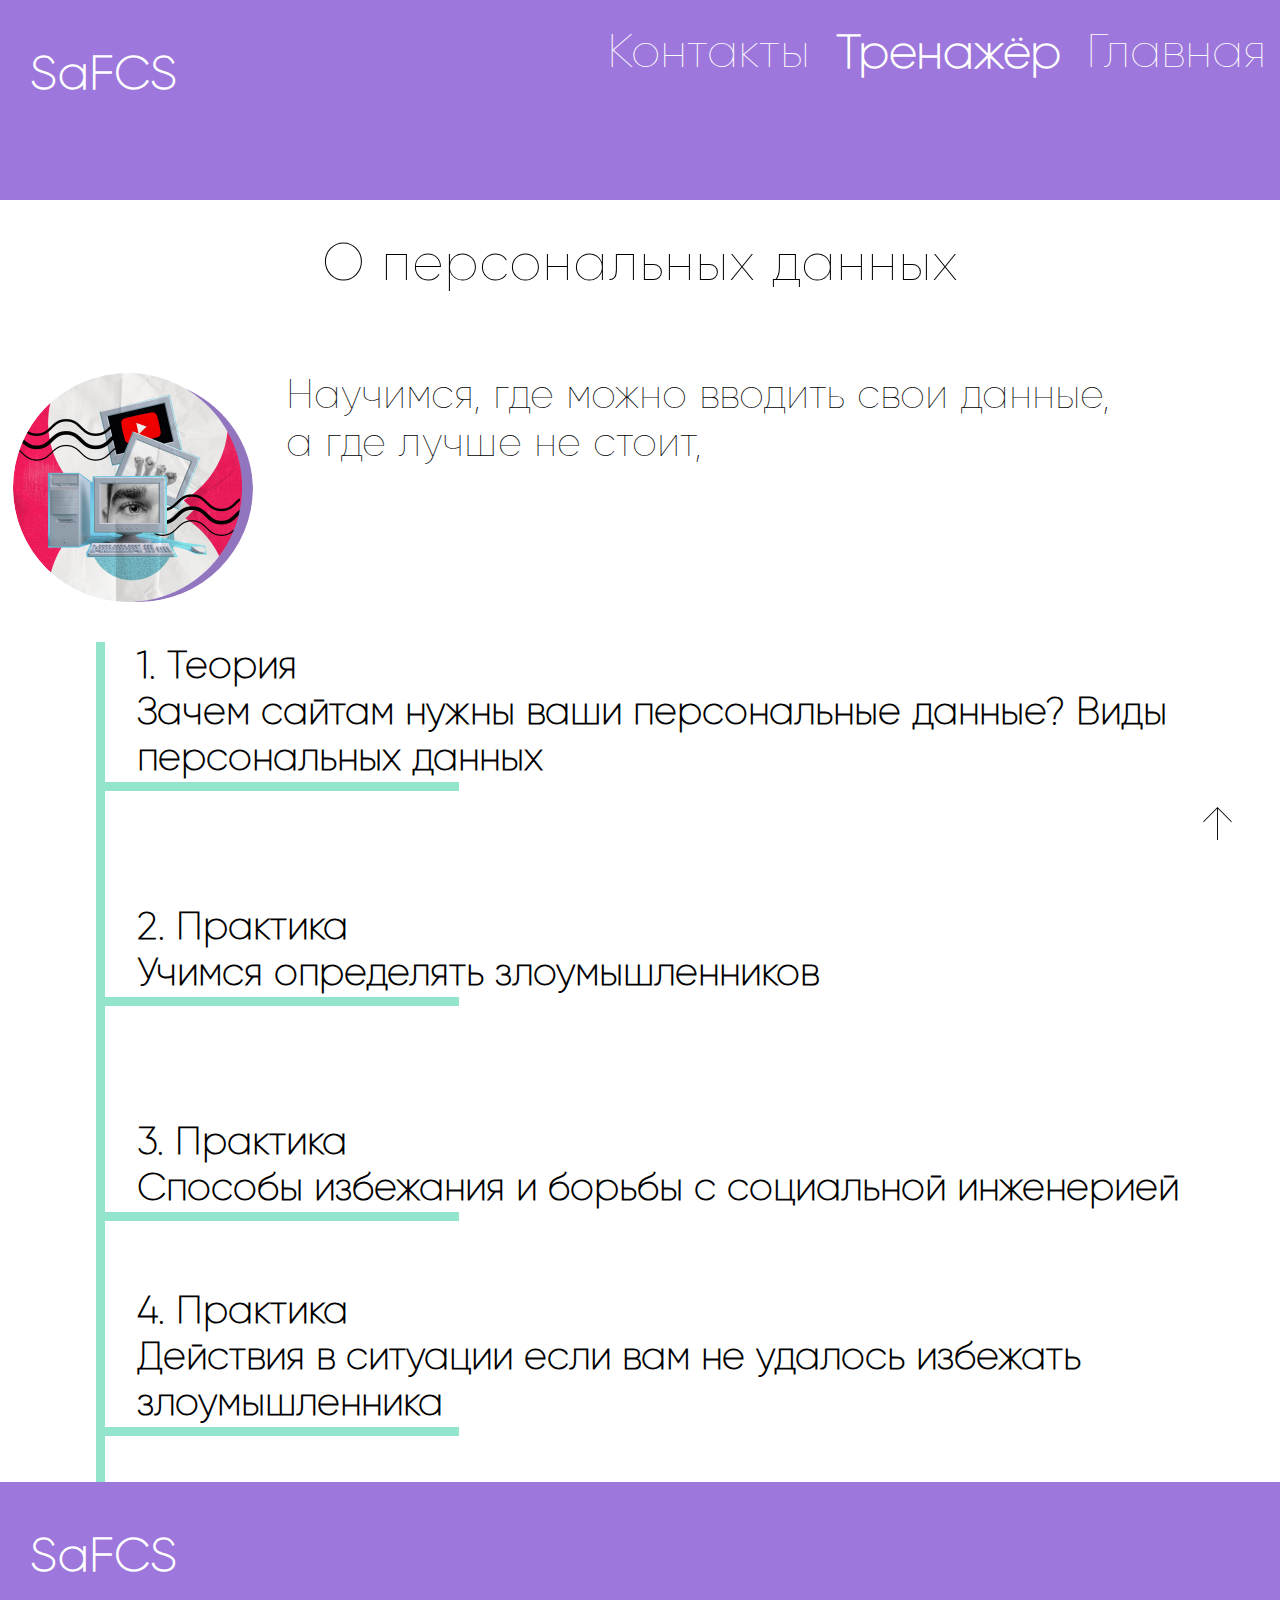
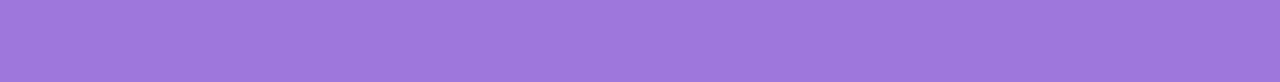
<file: html/Kurs3.html>
﻿<!DOCTYPE html>

<html lang="ru" xmlns="http://www.w3.org/1999/xhtml">
<head>
    <meta charset="utf-8" />
    <link rel="stylesheet" href="css/styles4.css">
    <title>SaFCS</title>
    <meta name="viewport" content="width=device-width, initial-scale=1.0">
    <link href="fonts/roboto/style5.css" rel="stylesheet" type="text/css" />
    <link rel="icon" href="Group-2.ico">
    <link rel="stylesheet" href="https://cdnjs.cloudflare.com/ajax/libs/font-awesome/4.7.0/css/font-awesome.min.css">
</head>
<body>
    <header class="header">
        <div class="topnav" id="myTopnav">
            <p class="an">SaFCS</p>
            <a class="he" href="index.html#">Главная</a>
            <a class="he" style="font-weight: 800; font-size: 47px; line-height: 58px;" href="Kurs.html#">Тренажёр</a>
            <a class="he" href="Kontact.html#">Контакты</a>
            <a href="javascript:void(0);" class="icon" onclick="myFunction()">
                <i class="fa fa-bars"></i>
            </a>
        </div>
    </header>

    <h1 class="zag">О персональных данных</h1>

    <p class="voice">
        <img class="bet" src="images/personal.png" />
        Научимся, где можно вводить свои данные,<br /> а где лучше не стоит,
    </p>
    <div class="northall">
        <a class="north">
            1. Теория<br />
            Зачем сайтам нужны ваши персональные данные? Виды<br /> персональных данных
        </a>
        <a class="safety"></a>
        <a class="north1">
            2. Практика <br />
            Учимся определять злоумышленников
        </a>
        <a class="safety1"></a>
        <a class="north2">
            3. Практика <br />
            Способы избежания и борьбы с социальной инженерией
        </a>
        <a class="safety2"></a>
        <a class="north3">
            4. Практика <br />
            Действия в ситуации если вам не удалось избежать злоумышленника
        </a>
        <a class="safety3"></a>
        <a class="north4"></a>
    </div>
    <a href="#" title="Вернуться к началу страницы" class="topNubex">&#8593;</a>
    <script>
        function myFunction() {
            var x = document.getElementById("myTopnav");
            if (x.className === "topnav") {
                x.className += " responsive";
            } else {
                x.className = "topnav";
            }
        }
    </script>
    <footer class="footer">
        <p class="an">SaFCS</p>
    </footer>
</body>
</html>
</file>
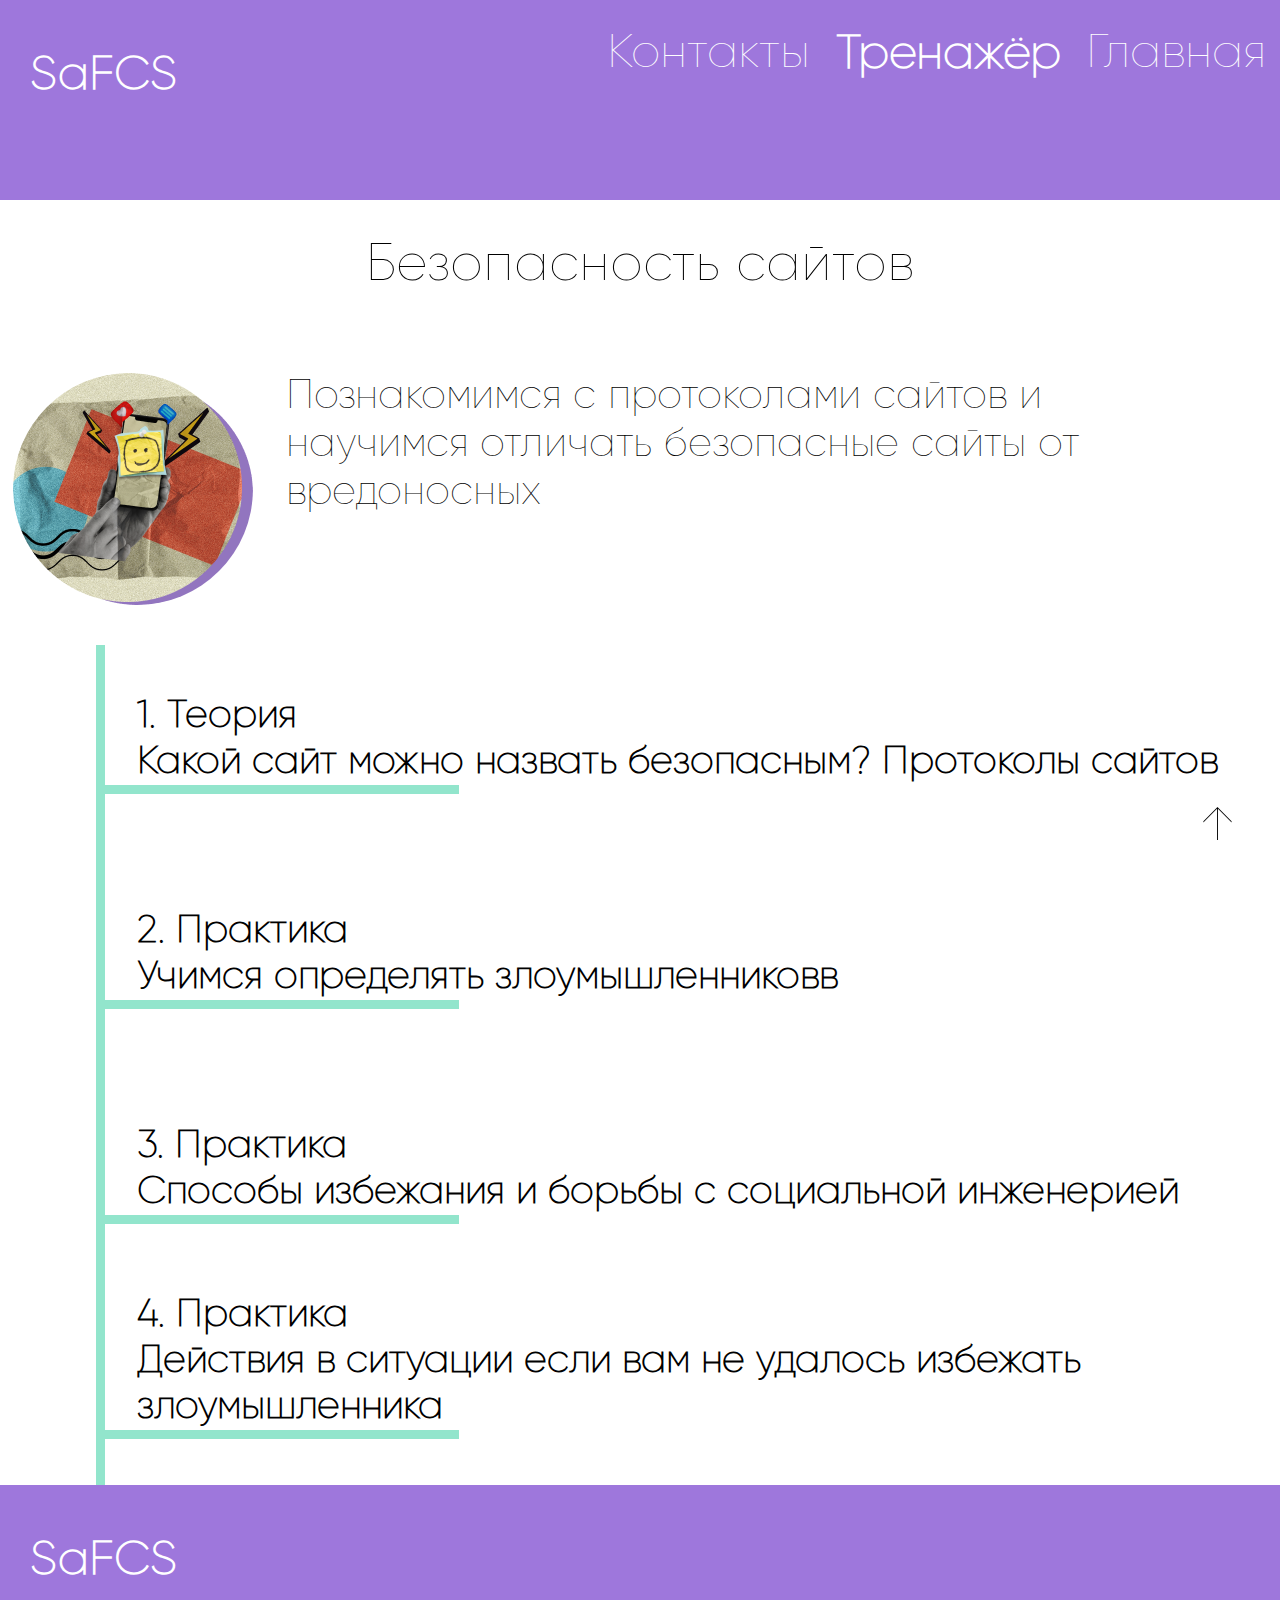
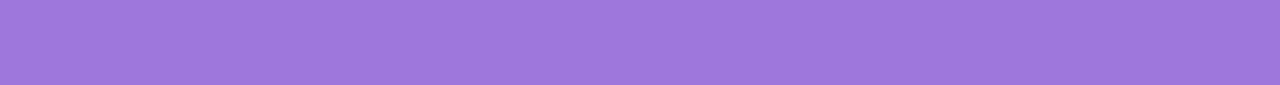
<file: html/Kurs4.html>
﻿<!DOCTYPE html>

<html lang="ru" xmlns="http://www.w3.org/1999/xhtml">
<head>
    <meta charset="utf-8" />
    <link rel="stylesheet" href="css/styles4.css">
    <title>SaFCS</title>
    <meta name="viewport" content="width=device-width, initial-scale=1.0">
    <link href="fonts/roboto/style5.css" rel="stylesheet" type="text/css" />
    <link rel="icon" href="Group-2.ico">
    <link rel="stylesheet" href="https://cdnjs.cloudflare.com/ajax/libs/font-awesome/4.7.0/css/font-awesome.min.css">
</head>
<body>
    <header class="header">
        <div class="topnav" id="myTopnav">
            <p class="an">SaFCS</p>
            <a class="he" href="index.html#">Главная</a>
            <a class="he" style="font-weight: 800; font-size: 47px; line-height: 58px;" href="Kurs.html#">Тренажёр</a>
            <a class="he" href="Kontact.html#">Контакты</a>
            <a href="javascript:void(0);" class="icon" onclick="myFunction()">
                <i class="fa fa-bars"></i>
            </a>
        </div>
    </header>

    <h1 class="zag">Безопасность сайтов</h1>

    <p class="voice">
        <img class="bet" src="images/safe sites.png" />
        Познакомимся с протоколами сайтов и<br /> научимся отличать безопасные сайты от<br /> вредоносных
    </p>
    <div class="northall">
        <a class="north">
            1. Теория<br />
            Какой сайт можно назвать безопасным? Протоколы сайтов
        </a>
        <a class="safety"></a>
        <a class="north1">
            2. Практика <br />
            Учимся определять злоумышленниковв
        </a>
        <a class="safety1"></a>
        <a class="north2">
            3. Практика <br />
            Способы избежания и борьбы с социальной инженерией
        </a>
        <a class="safety2"></a>
        <a class="north3">
            4. Практика <br />
            Действия в ситуации если вам не удалось избежать злоумышленника
        </a>
        <a class="safety3"></a>
        <a class="north4"></a>
    </div>
    <a href="#" title="Вернуться к началу страницы" class="topNubex">&#8593;</a>
    <script>
        function myFunction() {
            var x = document.getElementById("myTopnav");
            if (x.className === "topnav") {
                x.className += " responsive";
            } else {
                x.className = "topnav";
            }
        }
    </script>
    <footer class="footer">
        <p class="an">SaFCS</p>
    </footer>
</body>
</html>
</file>
<file: html/css/styles.css>
﻿body {
    font-family: 'Gilroy', sans-serif;
    background-color: #A386D2;
    margin: 0px;
    display: grid;
}

.header {
    background: #9E77DC;
    width: 100%;
    height: 200px;
    position: sticky;
    top: 0px;
    z-index: 2;
}

.he:hover {
    color: #cdcdcd;
}

.header a {
    position: relative;
    text-decoration: none;
    color: white;
    font-size: 47px;
    float: right;
    display: inline-block;
}

.he {
    margin-left: 1%;
    margin-right: 1%;
    margin-top: 2%;
}

.an {
    position:relative;
    left: 30px;
    width: 143px;
    height: 58px;
    font-style: normal;
    font-weight: 800;
    font-size: 47px;
    line-height: 58px;
    color: #FFFFFF;
    float: left;
}

a.spa {
    color: #9E77DC;
}

/*Дальше*/
.zag {
    font-style: normal;
    font-weight: 800;
    font-size: 32px;
    line-height: 39px;
    color: #FFFFFF;
    text-align: center;
    display: inline;
}
div.ss {
    margin-left: 40px;
    display: inline-flex;
}
div.ss1 {
    display: inline-flex;
    justify-content: center;
    margin-bottom: 50px;
}
.cir {
    width: 271px;
    height: 264px;
    background: rgba(255, 255, 255, 0.3);
    border-radius: 50%;

}
.img{
    width: 250px; 
    height: 250px;
}
.gg {
    font-size: 32px;
    line-height: 37px;
    color: #FFFFFF;
    margin-top: 5%;
    margin-left: 5%;
}
.topnav {
    overflow: hidden;
    background: #9E77DC;
}
.active {
    background-color: #4CAF50;
    color: white;
}

.topnav .icon {
    display: none;
}

@media screen and (max-width: 1000px) {
    .topnav a:not(:first-child) {
        display: none;
    }

    .topnav a.icon {
        float: right;
        display: block;
    }
}

@media screen and (max-width: 1000px) {
    .topnav.responsive {
        position: relative;
    }

        .topnav.responsive .icon {
            position: absolute;
            right: 0;
            top: 0;
        }

        .topnav.responsive a {
            float: none;
            display: block;
            text-align: right;
        }
}
@media only screen and (max-width: 1000px) {
    div.ss1 {
        position: relative;
        left: 0px;
        right: 0px;
        display: inline-flex;
    }
}



.gg1 {
    font-size: 32px;
    line-height: 37px;
    color: #FFFFFF;
    display: flex;
    margin-left: 32px;
}
.startt {
    display: flex;
    justify-content: space-around;
    
}
.start {
    cursor: pointer;
    position: relative;
    font-weight: 800;
    font-size: 30px;
    line-height: 37px;
    color: #FFFFFF;
    text-align: center;
    background: rgba(0, 255, 178, 0.48);
    border-radius: 49px;
    padding: 0;
    border: none;
    width: 456px;
    height: 65px;
    margin-bottom: 3%;
    margin-top: 3%
}
    .start:hover {
        background-color: rgba(31,176,133,0.48)
    }
.kach {
    background: #F5F5F5;
    margin-left: -10px;

    margin-top: -22px;
}

.on {
    font-weight: 300;
    font-size: 42px;
    line-height: 48px;
    color: #000000;
    text-align: center;
    padding-top: 3%;
}
.imgwork1 {
    position: relative;
    margin: 33px;
    margin-left: 117px;
    display: table;
}
.imgwork2 {
    position: relative;
    display: table;
    margin-left: 117px;
    margin-bottom:42px;
}
.imgwork3 {
    position: relative;
    margin: 44px;
    margin-left: 117px;
    display: table;
}

.str {
    position:relative;
    font-weight: 300;
    font-size: 37px;
    line-height: 43px;
    color: #000000;
}

.topNubex {
    position: fixed;
    right: 45px;
    bottom: 45px;
    text-decoration:none;
    color: #000000;
    z-index:2;
    font-size: 47px;
}
.footer {
    z-index: 0;
    position: relative;
    left: -8px;
    background: #9E77DC;
    float: left;
    width: 100%;
    word-spacing: 10px;
    height: 200px;
}
    .footer a {
        text-decoration: none;
        color: white;
        font-size: 47px;
        float: right;
        position: relative;
        display: inline-block;
        transform: translate(-1em, -2em);
    }
</file>
<file: html/fonts/roboto/style5.css>
@font-face {
    font-family: 'Gilroy';
    src: local('Gilroy Thin'), local('Gilroy-Thin'),
        url('Gilroy-Thin.woff2') format('woff2'),
        url('Gilroy-Thin.woff') format('woff'),
        url('Gilroy-Thin.ttf') format('truetype');
    font-weight: 100;
    font-style: normal;
  }
</file>
<file: html/css/styles3.css>
﻿body {
    font-family: 'Gilroy', sans-serif;
    background-color: #FFFFFF;
    margin: 0px;
    display: grid;
}

.header {
    background: #9E77DC;
    width: 100%;
    height: 200px;
    position: sticky;
    top: 0px;
    z-index: 2;
}
.he:hover {
    background-color: rgba(31,176,133,0.48)
}

    .header a {
        position: relative;
        text-decoration: none;
        color: white;
        font-size: 47px;
        float: right;
        display: inline-block;
    }

.he {
    margin-left: 1%;
    margin-right: 1%;
    margin-top: 2%;
}

.an {
    position: relative;
    left: 30px;
    width: 143px;
    height: 58px;
    font-style: normal;
    font-weight: 800;
    font-size: 47px;
    line-height: 58px;
    color: #FFFFFF;
    float: left;
}

a.spa {
    color: #9E77DC;
}
.beyond {
    font-family: 'Gilroy';
    font-style: normal;
    font-weight: 700;
    font-size: 45px;
    line-height: 52px;
    /* identical to box height */

    text-align:center;
    color: #000000;
}

.child {
    font-family: 'Gilroy';
    font-style: normal;
    font-weight:700;
    font-size: 48px;
    line-height: 58px;
    color: #000000;
    text-align:center;
}

.kurs1 {
    font-family: 'Gilroy';
    font-style: normal;
    font-weight: 300;
    font-size: 37px;
    line-height: 44px;
    color: #000000;
}
.north{
    display: block;
    border-left:363px solid #92E5CC;
    padding-left: 9px;
    height: 9px;
    margin-left: 40%;
}


.topnav {
    overflow: hidden;
    background: #9E77DC;
}

.active {
    background-color: #4CAF50;
    color: white;
}

.topnav .icon {
    display: none;
}

@media screen and (max-width: 1000px) {
    .topnav a:not(:first-child) {
        display: none;
    }

    .topnav a.icon {
        float: right;
        display: block;
    }
}

@media screen and (max-width: 1000px) {
    .topnav.responsive {
        position: relative;
    }

        .topnav.responsive .icon {
            position: absolute;
            right: 0;
            top: 0;
        }

        .topnav.responsive a {
            float: none;
            display: block;
            text-align: right;
        }
}

@media only screen and (max-width: 1000px) {
    div.ss1 {
        position: relative;
        left: 0px;
        right: 0px;
        display: inline-flex;
    }
}




.topNubex {
    position: fixed;
    right: 45px;
    bottom: 45px;
    text-decoration: none;
    color: #000000;
    z-index: 2;
    font-size: 47px;
}

.footer {
    z-index: 0;
    position: relative;
    left: -8px;
    background: #9E77DC;
    float: left;
    width: 100%;
    word-spacing: 10px;
    height: 200px;
}

    .footer a {
        text-decoration: none;
        color: white;
        font-size: 47px;
        float: right;
        display: inline-block;
        transform: translate(-1em, -2em);
    }
</file>
<file: html/css/styles1.css>
﻿body {
    font-family: 'Gilroy', sans-serif;
    background-color: #F5F5F5;
    margin: 0px;
    display: grid;
}
.header {
    background: #9E77DC;
    width: 100%;
    height: 200px;
    position: sticky;
    top: 0px;
    z-index: 2;
}
    .he:hover {
        color: #cdcdcd;
    }
.header a {
    position: relative;
    text-decoration: none;
    color: white;
    font-size: 47px;
    float: right;
    display: inline-block;
}
.he {
    margin-left: 1%;
    margin-right: 1%;
    margin-top: 2%;
}
.an {
    position: relative;
    left: 30px;
    width: 143px;
    height: 58px;
    font-style: normal;
    font-weight: 800;
    font-size: 47px;
    line-height: 58px;
    color: #FFFFFF;
    float: left;
}
a.spa {
    color: #9E77DC;
}
/*Дальше*/
.zag {
    font-family: 'Gilroy';
    font-style: normal;
    font-weight: 600;
    font-size: 52px;
    line-height: 64px;
    /* identical to box height */


    color: #000000;
    text-align: center;
    display: inline;
}
.kursbI {
    display: inline-flex;
    justify-content: center;

}
.kurs1zag {
    font-family: 'Gilroy';
    font-style: normal;
    font-weight: 700;
    font-size: 48px;
    line-height: 58px;
    color: #000000;
    margin-right: 108px;
    margin-left: 108px;
}
.kurs1 {
    font-family: 'Gilroy';
    font-style: normal;
    font-weight: 300;
    font-size: 37px;
    line-height: 44px;
    color: #000000;
    margin-right: 108px;
    margin-left: 108px;
}
.kursst {
    background: rgba(28, 201, 149, 0.48);
    border-radius: 49px;
    width: 477px;
    height: 80px;
    color: #000000;
    font-family: 'Gilroy';
    font-style: normal;
    font-weight: 300;
    font-size: 38px;
    line-height: 46px;
    border: none;
    display: inline-flex;
    justify-content: center;
    margin-left: 60px;
    margin-right: 145px;
    text-decoration: none;
    margin-top: 34px;
    margin-bottom: 147px;
}

    .kursst:hover {
        background-color: rgba(31,176,133,0.48)
    }
.kursst4 {
    background: rgba(28, 201, 149, 0.48);
    border-radius: 49px;
    width: 477px;
    height: 80px;
    color: #000000;
    font-family: 'Gilroy';
    font-style: normal;
    font-weight: 300;
    font-size: 38px;
    line-height: 46px;
    border: none;
    display: inline-flex;
    justify-content: center;
    margin-left: 120px;
    margin-right: 145px;
    margin-top:90px;
}

.kurstop {
    display: flex;
    justify-content: center;
    align-items: center;
}
.kursdown {
    display: flex;
    justify-content: center;
    align-items: center;
}

div.ss {
    display: inline-flex;
}
div.ss1 {
    display: inline-flex;
    justify-content: center;
}

.cir {
    width: 271px;
    height: 264px;
    background: rgba(192, 192, 192, 0.3);
    border-radius: 50%;
    display:flex;
}

.img {
    width: 291px;
    height: 201px;
}

.gg {
    font-size: 32px;
    line-height: 37px;
    color: #FFFFFF;
    margin-top: 5%;
    margin-left: 5%;
}

.topnav {
    overflow: hidden;
    background: #9E77DC;
}

.active {
    background-color: #4CAF50;
    color: white;
}

.topnav .icon {
    display: none;
}

@media screen and (max-width: 1000px) {
    .topnav a:not(:first-child) {
        display: none;
    }

    .topnav a.icon {
        float: right;
        display: block;
    }
    .kurstop {
        display: flex;
        flex-direction: column-reverse;
    }

    .kursdown {
        display: flex;
        flex-direction: column-reverse;
    }
}

@media screen and (max-width: 1000px) {
    .topnav.responsive {
        position: relative;
    }

        .topnav.responsive .icon {
            position: absolute;
            right: 0;
            top: 0;
        }

        .topnav.responsive a {
            float: none;
            display: block;
            text-align: right;
        }
}

@media only screen and (max-width: 1000px) {
    div.ss1 {
        position: relative;
        left: 0px;
        right: 0px;
        display: inline-flex;
    }
}


.img1 {
    width: 279px;
    height: 287px;
}

.gg1 {
    font-size: 32px;
    line-height: 37px;
    color: #FFFFFF;
    margin-left: 32px;
}



.kach {
    background: #F5F5F5;
    margin-left: -10px;
    margin-top: -22px;
}

.on {
    font-weight: 300;
    font-size: 42px;
    line-height: 48px;
    color: #000000;
    text-align: center;
    padding-top: 3%;
}

.imgwork1 {
    position: relative;
    margin: 33px;
    margin-left: 117px;
    display: table;
}

.imgwork2 {
    position: relative;
    display: table;
    margin-left: 117px;
    margin-bottom: 42px;
}

.imgwork3 {
    position: relative;
    margin: 44px;
    margin-left: 117px;
    display: table;
}

.str {
    position: relative;
    font-weight: 300;
    font-size: 37px;
    line-height: 43px;
    color: #000000;
}

.topNubex {
    position: fixed;
    right: 45px;
    bottom: 45px;
    text-decoration: none;
    color: #000000;
    z-index: 2;
    font-size: 47px;
}

.footer {
    z-index: 0;
    position: relative;
    left: -8px;
    background: #9E77DC;
    float: left;
    width: 100%;
    word-spacing: 10px;
    height: 200px;
}

    .footer a {
        text-decoration: none;
        color: white;
        font-size: 47px;
        float: right;
        display: inline-block;
        transform: translate(-1em, -2em);
    }
</file>
<file: html/css/styles4.css>
﻿body {
    font-family: 'Gilroy', sans-serif;
    background-color: #A386D2;
    margin: 0px;
    display: grid;
    background: white;
}

.header {
    background: #9E77DC;
    width: 100%;
    height: 200px;
    position: sticky;
    top: 0px;
    z-index: 2;
}
.he:hover {
    color: #cdcdcd;
}

    .header a {
        position: relative;
        text-decoration: none;
        color: white;
        font-size: 47px;
        float: right;
        display: inline-block;
    }

.he {
    margin-left: 1%;
    margin-right: 1%;
    margin-top: 2%;
}

.an {
    position: relative;
    left: 30px;
    width: 143px;
    height: 58px;
    font-style: normal;
    font-weight: 800;
    font-size: 47px;
    line-height: 58px;
    color: #FFFFFF;
    float: left;
}

a.spa {
    color: #9E77DC;
}


.zag {
    font-style: normal;
    font-weight: 500;
    font-size: 52px;
    line-height: 63px;
    color: #000000;
    text-align: center;
    display: inline;
}

.bet {
    border-radius: 261px;
    display: inline-flex;
    margin-right: 2.7%;
}

.voice {
    font-family: 'Gilroy';
    font-style: normal;
    font-weight: 300;
    font-size: 40px;
    line-height: 48px;
    color: #000000;
    display: inline-flex;
    margin-left: 1%;
    margin-right: 2.7%;
}
.driver {
    position:absolute;
    display: flex;
    width: 337px;
    height: 328px;
    background: rgba(125, 91, 179, 0.84);
    -moz-border-radius: 168.5px;
    -webkit-border-radius: 164px;
    border-radius: 166.25px;
    z-index: -1;
}
.north {
    border-left: 9px solid #92E5CC;
    padding-left: 32px;
    height: 140px;
    margin-left: 7.5%;
    font-family: 'Gilroy';
    font-style: normal;
    font-weight: 700;
    font-size: 38px;
    line-height: 46px;
    color: #000000;
    display: inline-flex;
    align-items: flex-end;
}
.northall{
    display: grid;
}
.norhttext {
    font-family: 'Gilroy';
    font-style: normal;
    font-weight: 700;
    font-size: 38px;
    line-height: 46px;
    color: #000000;
    justify-content: center;
}
.safety {
    position:relative;
    border-left:363px solid #92E5CC;
    padding-left: 9px;
    height: 9px;
    width: 363px;
    margin-left: 7.5%;
}
.north1 {
    border-left: 9px solid #92E5CC;
    padding-left: 32px;
    height: 206px;
    margin-left: 7.5%;
    display: inline-flex;
    align-items: flex-end;
    font-family: 'Gilroy';
    font-style: normal;
    font-weight: 700;
    font-size: 38px;
    line-height: 46px;
    color: #000000;
}
.safety1 {
    position: relative;
    border-left: 363px solid #92E5CC;
    padding-left: 9px;
    height: 9px;
    width: 363px;
    margin-left: 7.5%;
}
.north2 {
    border-left: 9px solid #92E5CC;
    padding-left: 32px;
    height: 206px;
    margin-left: 7.5%;
    display: inline-flex;
    align-items: flex-end;
    font-family: 'Gilroy';
    font-style: normal;
    font-weight: 700;
    font-size: 38px;
    line-height: 46px;
    color: #000000;
}

.safety2 {
    position: relative;
    border-left: 363px solid #92E5CC;
    padding-left: 9px;
    height: 9px;
    width: 363px;
    margin-left: 7.5%;
}
.north3 {
    border-left: 9px solid #92E5CC;
    padding-left: 32px;
    height: 206px;
    margin-left: 7.5%;
    display: inline-flex;
    align-items: flex-end;
    font-family: 'Gilroy';
    font-style: normal;
    font-weight: 700;
    font-size: 38px;
    line-height: 46px;
    color: #000000;
}

.safety3 {
    position: relative;
    border-left: 363px solid #92E5CC;
    padding-left: 9px;
    height: 9px;
    width: 363px;
    margin-left: 7.5%;
}
.north4 {
    border-left: 9px solid #92E5CC;
    padding-left: 46px;
    height: 46px;
    width: 9px;
    margin-left: 7.5%;
    display: inline-flex;
    align-items: flex-end;
    font-family: 'Gilroy';
    font-style: normal;
    font-weight: 700;
    font-size: 38px;
    line-height: 46px;
    color: #000000;
}
.kursst {
    background: rgba(28, 201, 149, 0.48);
    border-radius: 49px;
    width: 477px;
    height: 80px;
    color: #000000;
    font-family: 'Gilroy';
    font-style: normal;
    font-weight: 300;
    font-size: 38px;
    line-height: 46px;
    border: none;
    display: inline-flex;
    justify-content: center;
    margin-left: 60px;
    margin-right: 145px;
    text-decoration: none;
    margin-top: 34px;
    margin-bottom: 147px;
}
    .kursst:hover {
        background-color: rgba(31,176,133,0.48)
    }
.topnav {
    overflow: hidden;
    background: #9E77DC;
}

.active {
    background-color: #4CAF50;
    color: white;
}

.topnav .icon {
    display: none;
}

@media screen and (max-width: 1000px) {
    .topnav a:not(:first-child) {
        display: none;
    }

    .topnav a.icon {
        float: right;
        display: block;
    }
}

@media screen and (max-width: 1000px) {
    .topnav.responsive {
        position: relative;
    }

        .topnav.responsive .icon {
            position: absolute;
            right: 0;
            top: 0;
        }

        .topnav.responsive a {
            float: none;
            display: block;
            text-align: right;
        }
}

@media only screen and (max-width: 1000px) {
    div.ss1 {
        position: relative;
        left: 0px;
        right: 0px;
        display: inline-flex;
    }
}




.topNubex {
    position: fixed;
    right: 45px;
    bottom: 45px;
    text-decoration: none;
    color: #000000;
    z-index: 2;
    font-size: 47px;
}

.footer {
    z-index: 0;
    position: relative;
    background: #9E77DC;
    float: left;
    width: 100%;
    word-spacing: 10px;
    height: 200px;
}

    .footer a {
        text-decoration: none;
        color: white;
        font-size: 47px;
        float: right;
        display: inline-block;
        transform: translate(-1em, -2em);
    }
</file>
<file: html/css/styles4_2.css>
﻿body {
    font-family: 'Gilroy', sans-serif;
    background-color: #A386D2;
    margin: 0px;
    display: grid;
    background: white;
}

.header {
    background: #9E77DC;
    width: 100%;
    height: 200px;
    position: sticky;
    top: 0px;
    z-index: 2;
}
.he:hover {
    color: #cdcdcd;
}
    .header a {
        position: relative;
        text-decoration: none;
        color: white;
        font-size: 47px;
        float: right;
        display: inline-block;
    }

.he {
    margin-left: 1%;
    margin-right: 1%;
    margin-top: 2%;
}

.an {
    position: relative;
    left: 30px;
    width: 143px;
    height: 58px;
    font-style: normal;
    font-weight: 800;
    font-size: 47px;
    line-height: 58px;
    color: #FFFFFF;
    float: left;
}

a.spa {
    color: #9E77DC;
}

.zag {
    font-style: normal;
    font-weight: 900;
    font-size: 52px;
    line-height: 63px;
    color: #000000;
    text-align: center;
    display: flex;
}
.stage {
    margin-left:60px;
    display: inline-block;
}
.population {
    font-style: normal;
    font-weight: 700;
    font-size: 45px;
    line-height: 54px;
    color: #000000;
    display: flex;
}
.stick {
    display:inline-flex;
    font-style: normal;
    font-weight: 600;
    font-size: 45px;
    line-height: 54px;
    color: #000000;
    margin-left: 57px;
    margin-top: 105px;
    margin-bottom:46px;
}

.gap {
    display: inline-flex;
    margin-left: 70px;
    font-style: normal;
    font-weight: 600;
    font-size: 45px;
    line-height: 54px;
    color: #000000;
    align-items: baseline;
}
.mind {
    width: 351px;
    height: 361px;
}
.store {
    display:inline-flex;
    font-style: normal;
    font-weight: 600;
    font-size: 37px;
    line-height: 44px;
    color: #000000;
    margin-left:33px;
    margin-top:109px;
}
.blue {
    display: flex;
    justify-content: flex-end;
}
.kursst {
    background: rgba(28, 201, 149, 0.48);
    border-radius: 49px;
    width: 477px;
    height: 80px;
    color: #000000;
    font-family: 'Gilroy';
    font-style: normal;
    font-weight: 500;
    font-size: 38px;
    line-height: 46px;
    border: none;
    display: inline-flex;
    margin-left: 60px;
    margin-right: 145px;
    text-decoration: none;
    margin-top: 34px;
    justify-content: space-around;
    align-content: center;
    flex-wrap: wrap;
    flex-direction: column;
}
    .kursst:hover {
        background-color: rgba(31,176,133,0.48)
    }
.topnav {
    overflow: hidden;
    background: #9E77DC;
}

.active {
    background-color: #4CAF50;
    color: white;
}

.topnav .icon {
    display: none;
}

@media screen and (max-width: 1000px) {
    .topnav a:not(:first-child) {
        display: none;
    }

    .topnav a.icon {
        float: right;
        display: block;
    }
}

@media screen and (max-width: 1000px) {
    .topnav.responsive {
        position: relative;
    }

        .topnav.responsive .icon {
            position: absolute;
            right: 0;
            top: 0;
        }

        .topnav.responsive a {
            float: none;
            display: block;
            text-align: right;
        }
}

@media only screen and (max-width: 1000px) {
    div.ss1 {
        position: relative;
        left: 0px;
        right: 0px;
        display: inline-flex;
    }
}




.topNubex {
    position: fixed;
    right: 45px;
    bottom: 45px;
    text-decoration: none;
    color: #000000;
    z-index: 2;
    font-size: 47px;
}

.footer {
    z-index: 0;
    position: relative;
    background: #9E77DC;
    float: left;
    width: 100%;
    word-spacing: 10px;
    height: 200px;
}

    .footer a {
        text-decoration: none;
        color: white;
        font-size: 47px;
        float: right;
        display: inline-block;
        transform: translate(-1em, -2em);
    }
</file>
<file: html/css/styles5_2.css>
﻿body {
    font-family: 'Gilroy', sans-serif;
    background-color: #A386D2;
    margin: 0px;
    display: grid;
    background: white;
}

.header {
    background: #9E77DC;
    width: 100%;
    height: 200px;
    position: sticky;
    top: 0px;
    z-index: 2;
}
.he:hover {
    color: #cdcdcd;
}
    .header a {
        position: relative;
        text-decoration: none;
        color: white;
        font-size: 47px;
        float: right;
        display: inline-block;
    }

.he {
    margin-left: 1%;
    margin-right: 1%;
    margin-top: 2%;
}

.an {
    position: relative;
    left: 30px;
    width: 143px;
    height: 58px;
    font-style: normal;
    font-weight: 800;
    font-size: 47px;
    line-height: 58px;
    color: #FFFFFF;
    float: left;
}

a.spa {
    color: #9E77DC;
}

.all {
    margin-left: 10%;
}

.zag {
    font-style: normal;
    font-weight: 900;
    font-size: 52px;
    line-height: 63px;
    color: #000000;
    text-align: center;
    display: flex;
}

.stage {
    margin-left: 60px;
    display: inline-block;
}

.population {
    font-style: normal;
    font-weight: 700;
    font-size: 45px;
    line-height: 54px;
    color: #000000;
    display: flex;
}

.stick {
    display: flex;
    font-style: normal;
    font-weight: 600;
    font-size: 45px;
    line-height: 54px;
    color: #000000;
    margin-left: 57px;
    margin-top: 105px;
    margin-bottom: 46px;
}

.gap {
    display: inline-flex;
    margin-left: 70px;
    font-style: normal;
    font-weight: 600;
    font-size: 45px;
    line-height: 54px;
    color: #000000;
    align-items: baseline;
}
.store {
    display: flex;
    font-style: normal;
    font-weight: 600;
    font-size: 37px;
    line-height: 44px;
    color: #000000;
    margin-right: 33px;
    margin-top: 109px;
    flex-direction: row-reverse;
}

.kursst {
    background: rgba(28, 201, 149, 0.48);
    border-radius: 49px;
    width: 477px;
    height: 80px;
    color: #000000;
    font-family: 'Gilroy';
    font-style: normal;
    font-weight: 500;
    font-size: 38px;
    line-height: 46px;
    border: none;
    display: inline-flex;
    margin-left: 60px;
    margin-right: 145px;
    text-decoration: none;
    margin-top: 34px;
    justify-content: space-around;
    align-content: center;
    flex-wrap: wrap;
    flex-direction: column;
}
    .kursst:hover {
        background-color: rgba(31,176,133,0.48)
    }
.topnav {
    overflow: hidden;
    background: #9E77DC;
}

.active {
    background-color: #4CAF50;
    color: white;
}

.topnav .icon {
    display: none;
}

@media screen and (max-width: 1000px) {
    .topnav a:not(:first-child) {
        display: none;
    }

    .topnav a.icon {
        float: right;
        display: block;
    }
}

@media screen and (max-width: 1000px) {
    .topnav.responsive {
        position: relative;
    }

        .topnav.responsive .icon {
            position: absolute;
            right: 0;
            top: 0;
        }

        .topnav.responsive a {
            float: none;
            display: block;
            text-align: right;
        }
}

@media only screen and (max-width: 1000px) {
    div.ss1 {
        position: relative;
        left: 0px;
        right: 0px;
        display: inline-flex;
    }
}




.topNubex {
    position: fixed;
    right: 45px;
    bottom: 45px;
    text-decoration: none;
    color: #000000;
    z-index: 2;
    font-size: 47px;
}

.footer {
    z-index: 0;
    position: relative;
    background: #9E77DC;
    float: left;
    width: 100%;
    word-spacing: 10px;
    height: 200px;
}

    .footer a {
        text-decoration: none;
        color: white;
        font-size: 47px;
        float: right;
        display: inline-block;
        transform: translate(-1em, -2em);
    }
</file>
